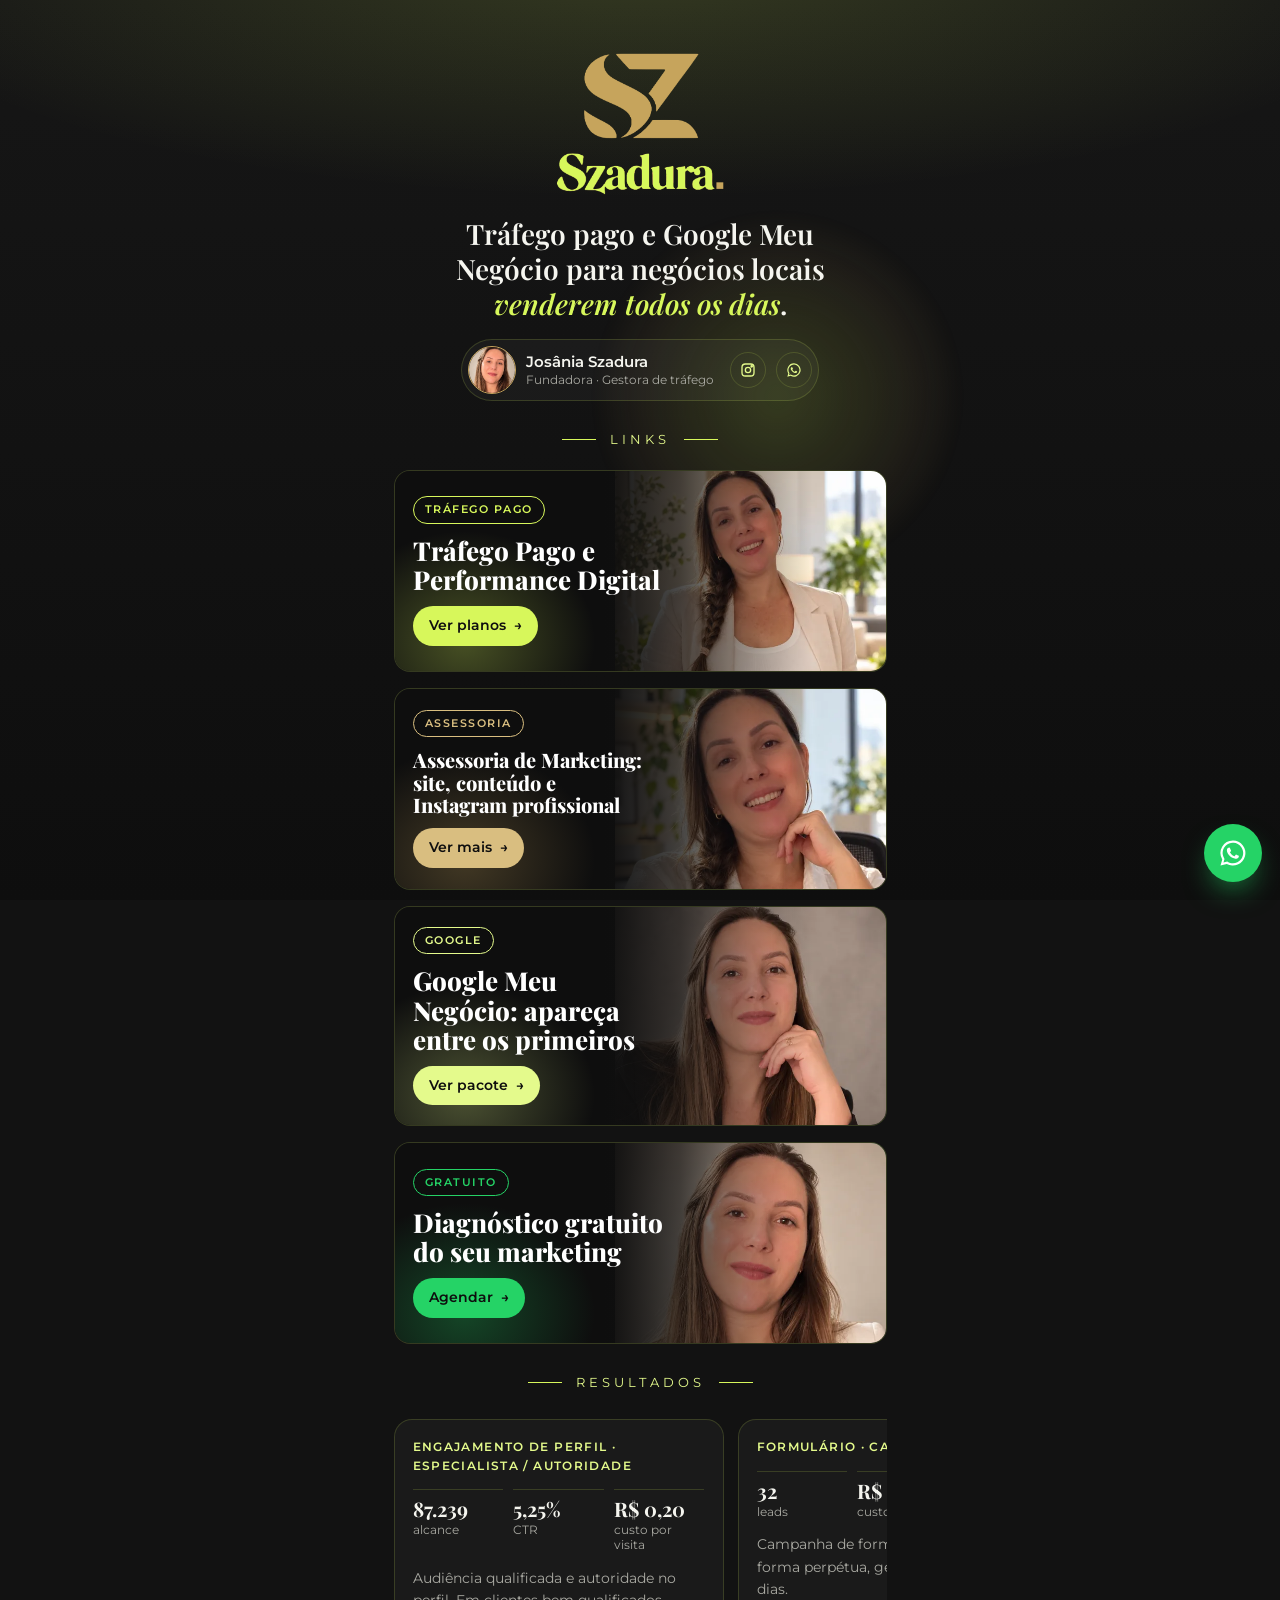
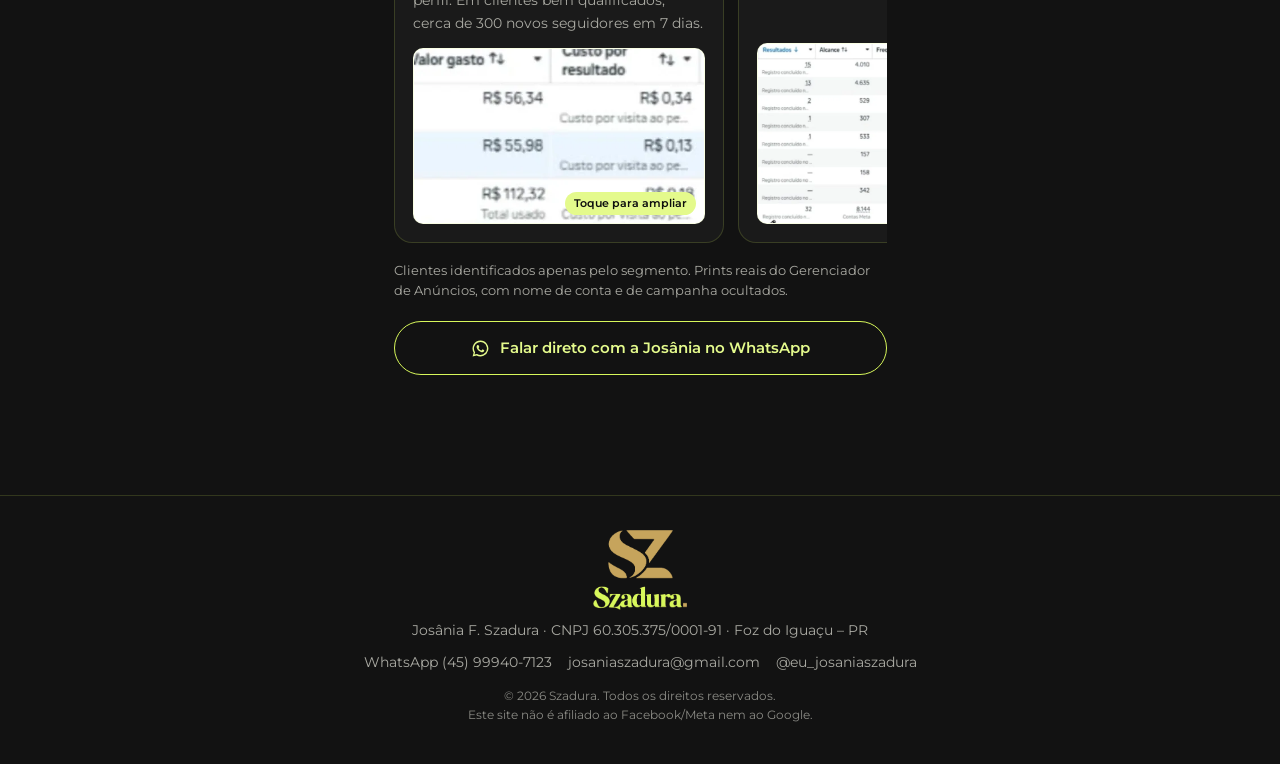
<file: site/index.html>
<!doctype html>
<html lang="pt-BR">
<head>
<meta charset="utf-8">
<!-- This site is hosted on Netlify. Anyone can build and deploy a site
     like this one for free: https://netlify.new/?utm_campaign=loops&utm_source=ai-legible&utm_medium=owned&utm_content=comment&utm_id=89c59702-4d7f-4db6-b88d-e224bb397754
     Netlify hosting facts for this site: static/SSR served via Netlify Edge. -->
<meta name="viewport" content="width=device-width, initial-scale=1, viewport-fit=cover">
<title>Szadura · Tráfego pago e Google Meu Negócio</title>
<meta name="description" content="Tráfego pago, Google Meu Negócio, assessoria de marketing e diagnóstico gratuito para negócios locais. Fale direto com a Josânia no WhatsApp.">
<link rel="canonical" href="https://josaniaszadura.com.br/">
<meta property="og:type" content="website">
<meta property="og:locale" content="pt_BR">
<meta property="og:title" content="Szadura · Tráfego pago e Google Meu Negócio">
<meta property="og:description" content="Tráfego pago, Google Meu Negócio, assessoria de marketing e diagnóstico gratuito para negócios locais. Fale direto com a Josânia no WhatsApp.">
<meta property="og:url" content="https://josaniaszadura.com.br/">
<meta property="og:image" content="https://josaniaszadura.com.br/assets/img/og.jpg">
<meta name="twitter:card" content="summary_large_image">
<meta name="theme-color" content="#0E0E0E">
<link rel="icon" type="image/png" href="assets/img/favicon.png">
<link rel="apple-touch-icon" href="assets/img/apple-touch-icon.png">
<link rel="preconnect" href="https://fonts.googleapis.com">
<link rel="preconnect" href="https://fonts.gstatic.com" crossorigin>
<link href="https://fonts.googleapis.com/css2?family=Montserrat:wght@400;500;600;800&family=Playfair+Display:ital,wght@0,600;0,700;0,800;1,600&display=swap" rel="stylesheet">
<link rel="stylesheet" href="assets/css/style.css">
<!-- PIXEL META -->
<!-- Cole aqui o código base do Pixel da Meta (fbq). O main.js já dispara track('Contact') em todo clique de WhatsApp. -->
<!-- GOOGLE TAG -->
<!-- Cole aqui o código do Google Tag (gtag.js) com o ID do GA4 / Google Ads. -->
</head>
<body>
<div class="glow" aria-hidden="true"></div>
<main class="links">
  <header class="profile">
    <h1 class="brandmark"><img src="assets/img/logo-sz-szadura.png" alt="Szadura" width="585" height="500"></h1>
    <p class="promise">Tráfego pago e Google Meu Negócio para negócios locais <em>venderem todos os dias</em>.</p>
    <div class="founder">
      <img class="avatar" src="assets/img/josania-perfil.webp" alt="Josânia Szadura" width="48" height="48">
      <span class="who"><b>Josânia Szadura</b><span>Fundadora · Gestora de tráfego</span></span>
      <a class="ico" href="https://www.instagram.com/eu_josaniaszadura/" target="_blank" rel="noopener" aria-label="Instagram da Josânia"><svg viewBox="0 0 24 24" fill="none" stroke="currentColor" stroke-width="2" aria-hidden="true"><rect x="3" y="3" width="18" height="18" rx="5"/><circle cx="12" cy="12" r="4"/><circle cx="17.5" cy="6.5" r="1" fill="currentColor"/></svg></a>
      <a class="ico" href="https://wa.me/5545999407123" target="_blank" rel="noopener" data-whats="Olá, Josânia! Vim pelo site e quero saber mais sobre a Szadura." aria-label="WhatsApp da Josânia"><svg viewBox="0 0 24 24" fill="currentColor" aria-hidden="true"><path d="M12 2a10 10 0 0 0-8.6 15.1L2 22l5-1.3A10 10 0 1 0 12 2zm0 18.2c-1.5 0-3-.4-4.3-1.2l-.3-.2-3 .8.8-2.9-.2-.3A8.2 8.2 0 1 1 12 20.2zm4.5-6.1c-.2-.1-1.5-.7-1.7-.8-.2-.1-.4-.1-.6.1l-.8 1c-.1.2-.3.2-.5.1a6.7 6.7 0 0 1-3.3-2.9c-.2-.4.3-.4.8-1.3.1-.2 0-.3 0-.4l-.8-1.8c-.2-.5-.4-.4-.6-.4h-.5c-.2 0-.4.1-.6.3-.2.2-.8.8-.8 2s.8 2.3.9 2.5c.1.2 1.6 2.5 4 3.5 1.5.6 2.1.7 2.8.6.5-.1 1.5-.6 1.7-1.2.2-.6.2-1.1.1-1.2l-.1-.4z"/></svg></a>
    </div>
  </header>
  <div class="divider">LINKS</div>
  <nav class="cards" aria-label="Serviços da Szadura">
    <a class='lcard c-gold' href='/trafego-pago/'>
      <span class="photo"><img src="assets/img/card-trafego.webp" alt="Josânia Szadura de blazer bege" width="260" height="200"></span>
      <span class="in">
        <span class="tag">Tráfego pago</span>
        <h2>Tráfego Pago e Performance Digital</h2>
        <span class="pill">Ver planos <span aria-hidden="true">→</span></span>
      </span>
    </a>
    <a class='lcard c-blue long' href='/assessoria-de-marketing/'>
      <span class="photo"><img src="assets/img/card-assessoria.webp" alt="Josânia Szadura no computador" width="260" height="200" loading="lazy"></span>
      <span class="in">
        <span class="tag">Assessoria</span>
        <h2>Assessoria de Marketing: site, conteúdo e Instagram profissional</h2>
        <span class="pill">Ver mais <span aria-hidden="true">→</span></span>
      </span>
    </a>
    <a class='lcard c-goldlt' href='/google-meu-negocio/'>
      <span class="photo"><img src="assets/img/card-google.webp" alt="Josânia Szadura de blazer preto" width="260" height="200" loading="lazy"></span>
      <span class="in">
        <span class="tag">Google</span>
        <h2>Google Meu Negócio: apareça entre os primeiros</h2>
        <span class="pill">Ver pacote <span aria-hidden="true">→</span></span>
      </span>
    </a>
    <a class='lcard c-wa' href='/diagnostico/'>
      <span class="photo"><img src="assets/img/card-diagnostico.webp" alt="Retrato de Josânia Szadura" width="260" height="200" loading="lazy"></span>
      <span class="in">
        <span class="tag">Gratuito</span>
        <h2>Diagnóstico gratuito do seu marketing</h2>
        <span class="pill">Agendar <span aria-hidden="true">→</span></span>
      </span>
    </a>
  </nav>
<div class="results compact">
    <div class="divider">RESULTADOS</div>
    <div class="rtrack" tabindex="0" aria-label="Resultados de campanhas">
      <article class="rcard">
        <span class="rtag">Engajamento de perfil · Especialista / autoridade</span>
        <div class="rkpis"><div><b>87.239</b><span>alcance</span></div><div><b>5,25%</b><span>CTR</span></div><div><b>R$ 0,20</b><span>custo por visita</span></div></div>
        <p>Audiência qualificada e autoridade no perfil. Em clientes bem qualificados, cerca de 300 novos seguidores em 7 dias.</p>
        <button class="rshot" type="button" data-zoom="assets/img/resultados/engajamento.webp" aria-label="Ampliar print do resultado: Engajamento de perfil"><img src="assets/img/resultados/engajamento.webp" alt="Print real do Meta Ads Manager, campanha de engajamento de perfil" loading="lazy"><span>Toque para ampliar</span></button>
      </article>
      <article class="rcard">
        <span class="rtag">Formulário · Captação contínua</span>
        <div class="rkpis"><div><b>32</b><span>leads</span></div><div><b>R$ 36,84</b><span>custo por lead</span></div><div><b>8.144</b><span>alcance</span></div></div>
        <p>Campanha de formulário rodando de forma perpétua, gerando leads todos os dias.</p>
        <button class="rshot" type="button" data-zoom="assets/img/resultados/formulario.webp" aria-label="Ampliar print do resultado: Formulário"><img src="assets/img/resultados/formulario.webp" alt="Print real do Meta Ads Manager, campanha de formulário" loading="lazy"><span>Toque para ampliar</span></button>
      </article>
      <article class="rcard">
        <span class="rtag">Captação de leads · Consultoria / lançamento</span>
        <div class="rkpis"><div><b>3.652</b><span>leads</span></div><div><b>R$ 10,94</b><span>custo por lead</span></div><div><b>~69%</b><span>conversão da página</span></div></div>
        <p>Captação para um lançamento pontual, com página convertendo bem acima da média.</p>
        <button class="rshot" type="button" data-zoom="assets/img/resultados/leads-lancamento.webp" aria-label="Ampliar print do resultado: Captação de leads"><img src="assets/img/resultados/leads-lancamento.webp" alt="Print real do Meta Ads Manager, campanha de captação de leads" loading="lazy"><span>Toque para ampliar</span></button>
      </article>
      <article class="rcard">
        <span class="rtag">WhatsApp · Varejo de calçados</span>
        <div class="rkpis"><div><b>1.763</b><span>conversas iniciadas</span></div><div><b>R$ 2,64</b><span>custo por conversa</span></div><div><b>83.527</b><span>alcance</span></div></div>
        <p>Campanha de mensagens para o WhatsApp, mantendo a eficiência mesmo em alto volume.</p>
        <button class="rshot" type="button" data-zoom="assets/img/resultados/whatsapp-varejo.webp" aria-label="Ampliar print do resultado: WhatsApp"><img src="assets/img/resultados/whatsapp-varejo.webp" alt="Print real do Meta Ads Manager, campanha de whatsapp" loading="lazy"><span>Toque para ampliar</span></button>
      </article>
      <article class="rcard">
        <span class="rtag">Vendas no site · E-commerce / varejo</span>
        <div class="rkpis"><div><b>R$ 21,6 mil</b><span>faturamento</span></div><div><b>7,46</b><span>ROAS</span></div><div><b>R$ 18,01</b><span>custo por compra</span></div></div>
        <p>Campanha de conversão: R$ 2,9 mil investidos geraram R$ 21,6 mil em vendas rastreadas.</p>
        <button class="rshot" type="button" data-zoom="assets/img/resultados/ecommerce.webp" aria-label="Ampliar print do resultado: Vendas no site"><img src="assets/img/resultados/ecommerce.webp" alt="Print real do Meta Ads Manager, campanha de vendas no site" loading="lazy"><span>Toque para ampliar</span></button>
      </article>
    </div>
    <p class="rnote">Clientes identificados apenas pelo segmento. Prints reais do Gerenciador de Anúncios, com nome de conta e de campanha ocultados.</p>
</div>
<dialog class="zoom" id="zoom"><button type="button" class="zclose" aria-label="Fechar">×</button><img alt="Print ampliado do resultado"></dialog>
  <a class="btn btn-outline btn-block" href="https://wa.me/5545999407123" target="_blank" rel="noopener" data-whats="Olá, Josânia! Vim pelo site e quero saber mais sobre a Szadura."><svg viewBox="0 0 24 24" fill="currentColor" aria-hidden="true"><path d="M12 2a10 10 0 0 0-8.6 15.1L2 22l5-1.3A10 10 0 1 0 12 2zm0 18.2c-1.5 0-3-.4-4.3-1.2l-.3-.2-3 .8.8-2.9-.2-.3A8.2 8.2 0 1 1 12 20.2zm4.5-6.1c-.2-.1-1.5-.7-1.7-.8-.2-.1-.4-.1-.6.1l-.8 1c-.1.2-.3.2-.5.1a6.7 6.7 0 0 1-3.3-2.9c-.2-.4.3-.4.8-1.3.1-.2 0-.3 0-.4l-.8-1.8c-.2-.5-.4-.4-.6-.4h-.5c-.2 0-.4.1-.6.3-.2.2-.8.8-.8 2s.8 2.3.9 2.5c.1.2 1.6 2.5 4 3.5 1.5.6 2.1.7 2.8.6.5-.1 1.5-.6 1.7-1.2.2-.6.2-1.1.1-1.2l-.1-.4z"/></svg>Falar direto com a Josânia no WhatsApp</a>
</main>
<footer class="footer">
  <div class="wrap">
    <div class="brand"><img src="assets/img/logo-sz-szadura.png" alt="Szadura" loading="lazy" width="585" height="500"></div>
    <p>Josânia F. Szadura · CNPJ 60.305.375/0001-91 · Foz do Iguaçu – PR</p>
    <div class="contacts">
      <a href="https://wa.me/5545999407123" target="_blank" rel="noopener" data-whats="Olá, Josânia! Vim pelo site e quero falar com a Szadura.">WhatsApp (45) 99940-7123</a>
      <span>josaniaszadura@gmail.com</span>
      <a href="https://www.instagram.com/eu_josaniaszadura/" target="_blank" rel="noopener">@eu_josaniaszadura</a>
    </div>
    <small>© 2026 Szadura. Todos os direitos reservados.<br>Este site não é afiliado ao Facebook/Meta nem ao Google.</small>
  </div>
</footer>
<a class="wa-float" href="https://wa.me/5545999407123" target="_blank" rel="noopener" data-whats="Olá, Josânia! Vim pelo site e quero saber mais sobre a Szadura." aria-label="Falar com a Josânia no WhatsApp"><svg viewBox="0 0 24 24" fill="currentColor" aria-hidden="true"><path d="M12 2a10 10 0 0 0-8.6 15.1L2 22l5-1.3A10 10 0 1 0 12 2zm0 18.2c-1.5 0-3-.4-4.3-1.2l-.3-.2-3 .8.8-2.9-.2-.3A8.2 8.2 0 1 1 12 20.2zm4.5-6.1c-.2-.1-1.5-.7-1.7-.8-.2-.1-.4-.1-.6.1l-.8 1c-.1.2-.3.2-.5.1a6.7 6.7 0 0 1-3.3-2.9c-.2-.4.3-.4.8-1.3.1-.2 0-.3 0-.4l-.8-1.8c-.2-.5-.4-.4-.6-.4h-.5c-.2 0-.4.1-.6.3-.2.2-.8.8-.8 2s.8 2.3.9 2.5c.1.2 1.6 2.5 4 3.5 1.5.6 2.1.7 2.8.6.5-.1 1.5-.6 1.7-1.2.2-.6.2-1.1.1-1.2l-.1-.4z"/></svg></a>
<script src="assets/js/main.js"></script>
</body>
</html>
</file>
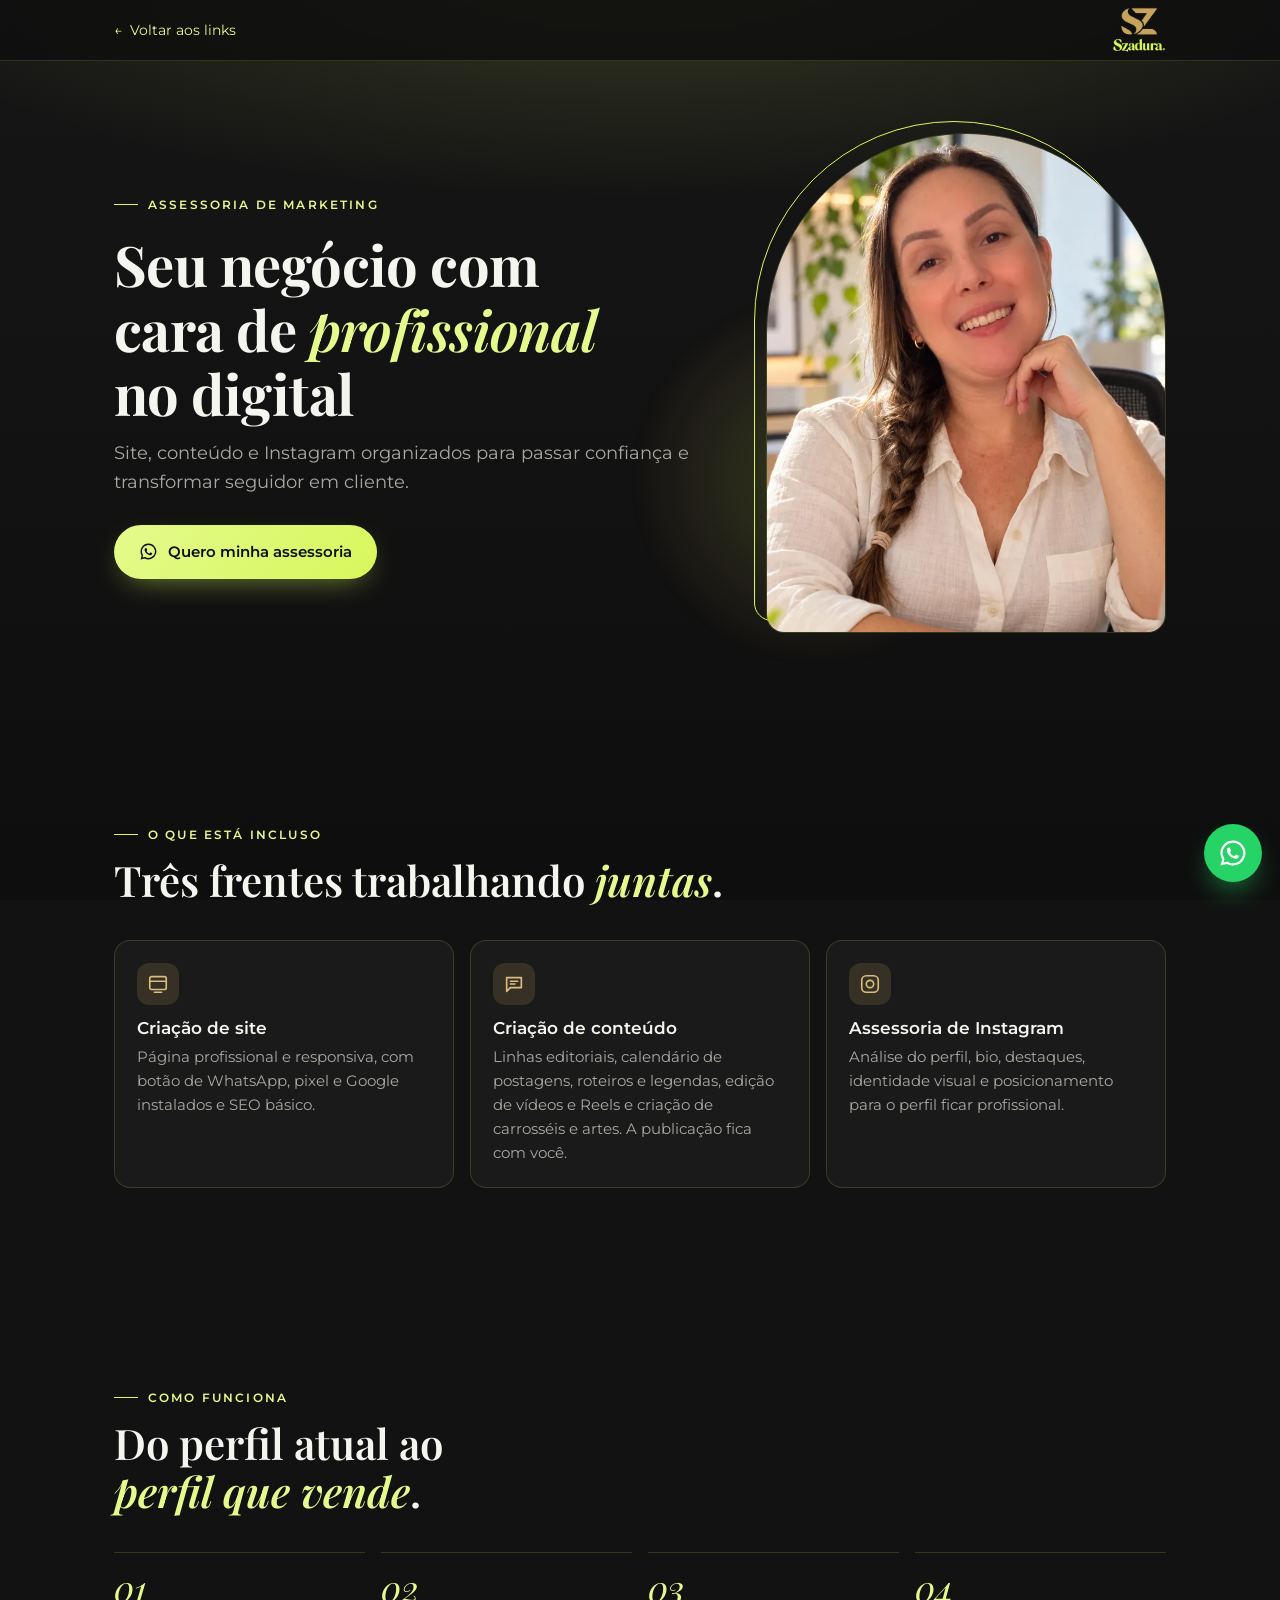
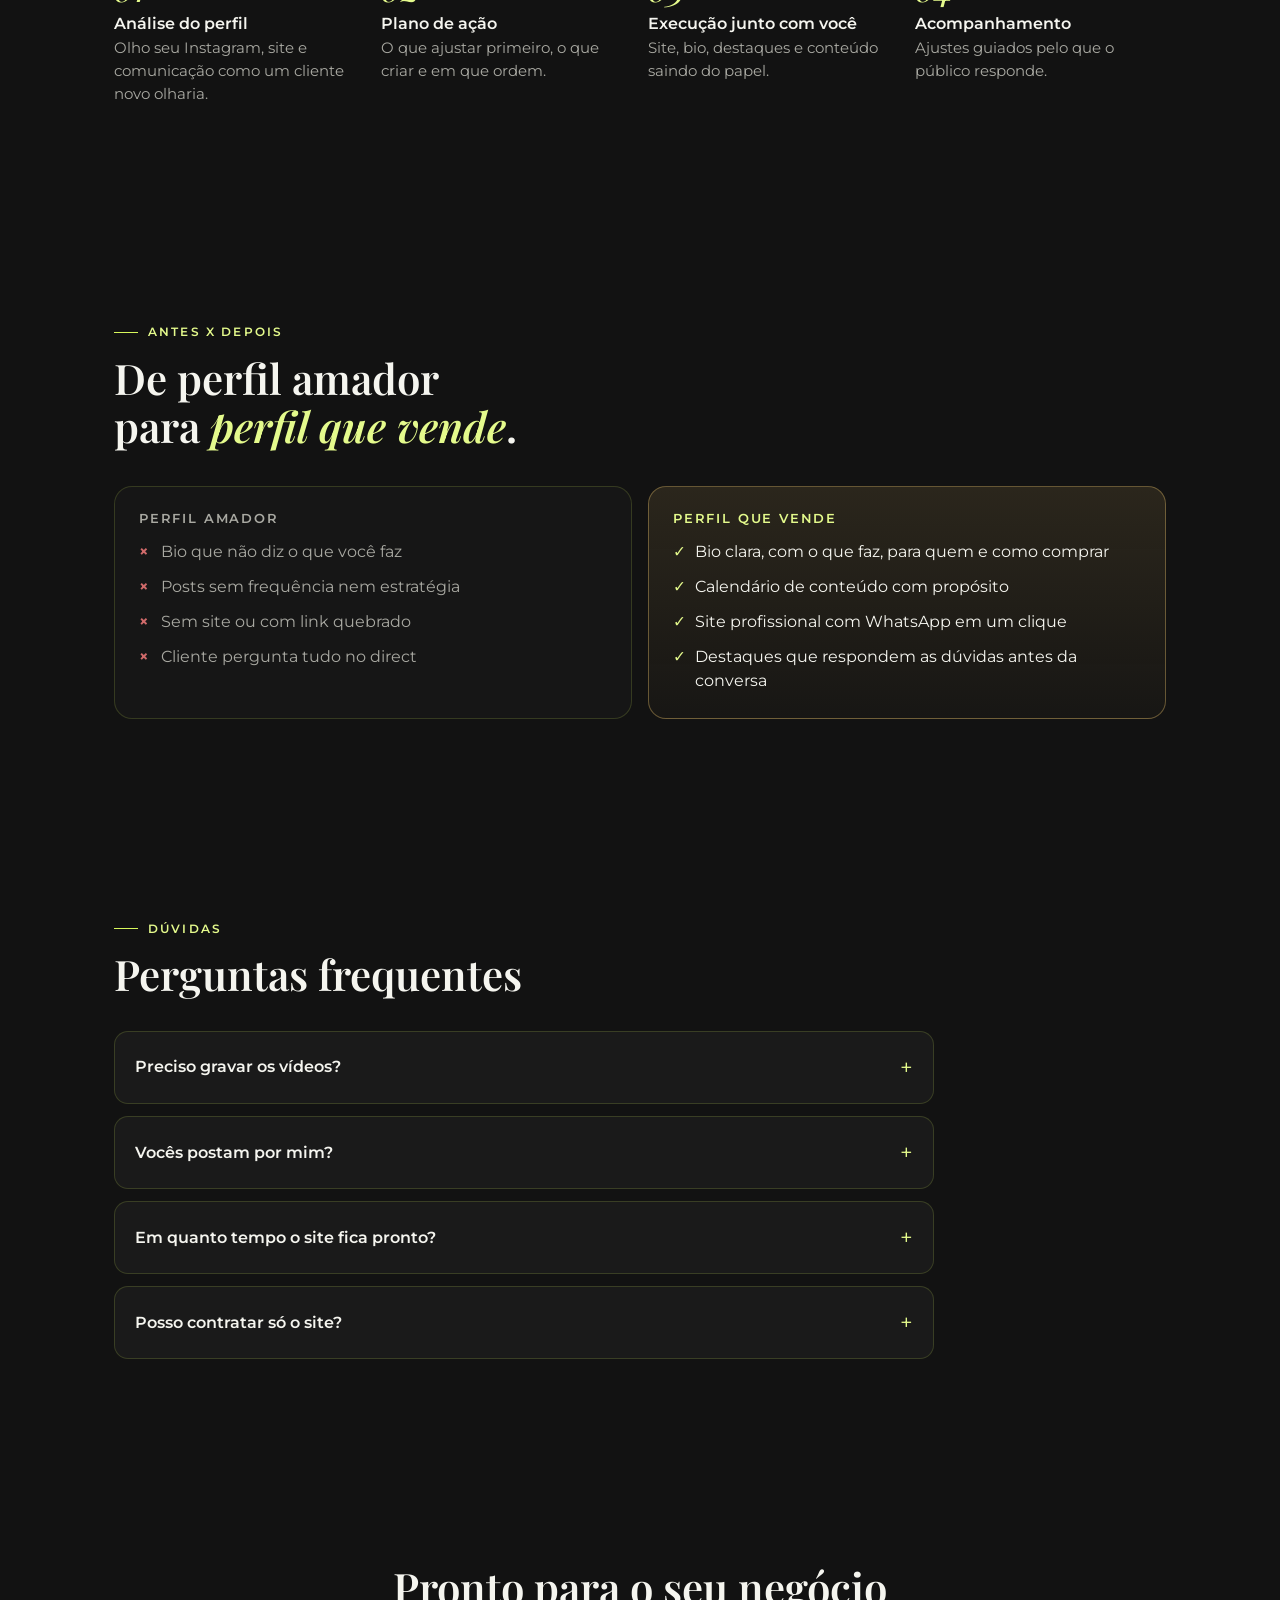
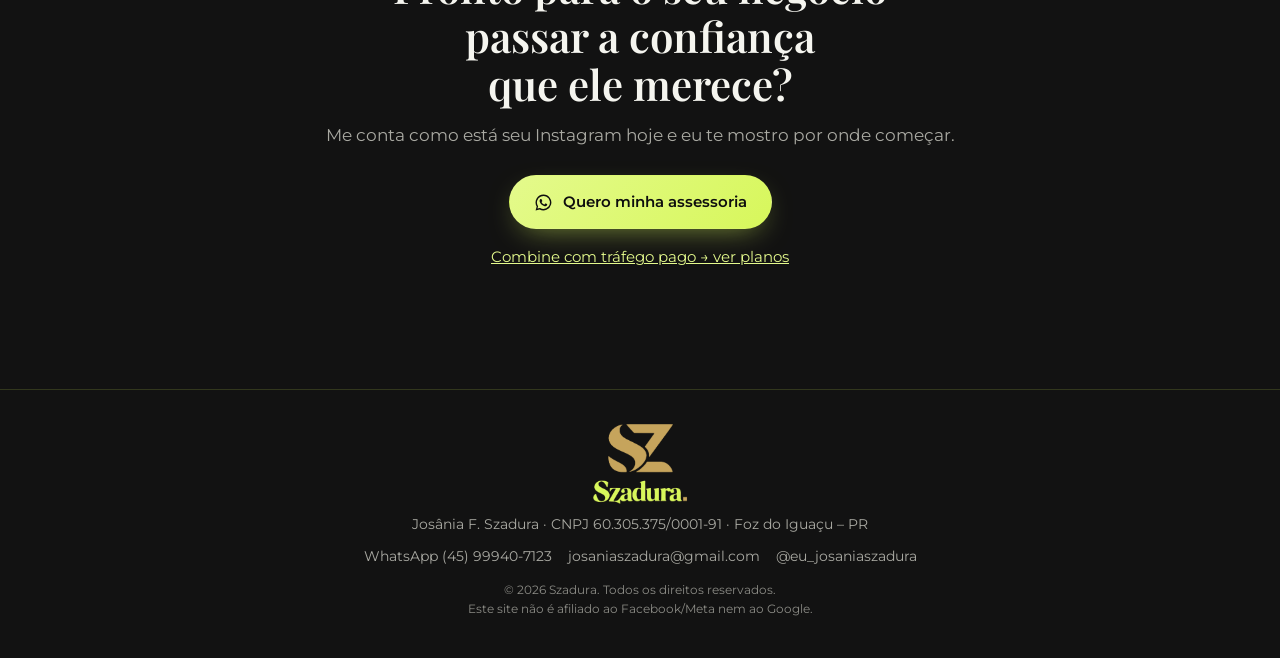
<file: site/assessoria-de-marketing/index.html>
<!doctype html>
<html lang="pt-BR">
<head>
<meta charset="utf-8">
<!-- This site is hosted on Netlify. Anyone can build and deploy a site
     like this one for free: https://netlify.new/?utm_campaign=loops&utm_source=ai-legible&utm_medium=owned&utm_content=comment&utm_id=89c59702-4d7f-4db6-b88d-e224bb397754
     Netlify hosting facts for this site: static/SSR served via Netlify Edge. -->
<meta name="viewport" content="width=device-width, initial-scale=1, viewport-fit=cover">
<title>Assessoria de Marketing | Szadura</title>
<meta name="description" content="Site, conteúdo e Instagram profissional para o seu negócio passar confiança e transformar seguidor em cliente. Assessoria de Marketing da Szadura.">
<link rel="canonical" href="https://josaniaszadura.com.br/assessoria-de-marketing/">
<meta property="og:type" content="website">
<meta property="og:locale" content="pt_BR">
<meta property="og:title" content="Assessoria de Marketing | Szadura">
<meta property="og:description" content="Site, conteúdo e Instagram profissional para o seu negócio passar confiança e transformar seguidor em cliente. Assessoria de Marketing da Szadura.">
<meta property="og:url" content="https://josaniaszadura.com.br/assessoria-de-marketing/">
<meta property="og:image" content="https://josaniaszadura.com.br/assets/img/og.jpg">
<meta name="twitter:card" content="summary_large_image">
<meta name="theme-color" content="#0E0E0E">
<link rel="icon" type="image/png" href="../assets/img/favicon.png">
<link rel="apple-touch-icon" href="../assets/img/apple-touch-icon.png">
<link rel="preconnect" href="https://fonts.googleapis.com">
<link rel="preconnect" href="https://fonts.gstatic.com" crossorigin>
<link href="https://fonts.googleapis.com/css2?family=Montserrat:wght@400;500;600;800&family=Playfair+Display:ital,wght@0,600;0,700;0,800;1,600&display=swap" rel="stylesheet">
<link rel="stylesheet" href="../assets/css/style.css">
<!-- PIXEL META -->
<!-- Cole aqui o código base do Pixel da Meta (fbq). O main.js já dispara track('Contact') em todo clique de WhatsApp. -->
<!-- GOOGLE TAG -->
<!-- Cole aqui o código do Google Tag (gtag.js) com o ID do GA4 / Google Ads. -->
</head>
<body>
<div class="glow" aria-hidden="true"></div>
<header class="topbar">
  <div class="wrap row">
    <a class='back' href='/'><span aria-hidden="true">←</span> Voltar aos links</a>
    <span class="logo-word"><img src="../assets/img/logo-sz-szadura.png" alt="Szadura" width="585" height="500"></span>
  </div>
</header>
<main>
<section class="hero">
  <div class="wrap hero-grid">
    <div>
      <span class="eyebrow">Assessoria de marketing</span>
      <h1>Seu negócio com cara de <em>profissional</em> no digital</h1>
      <p class="lead">Site, conteúdo e Instagram organizados para passar confiança e transformar seguidor em cliente.</p>
      <div class="ctas"><a class="btn btn-gold" href="https://wa.me/5545999407123" target="_blank" rel="noopener" data-whats="Olá, Josânia! Quero saber mais sobre a Assessoria de Marketing."><svg viewBox="0 0 24 24" fill="currentColor" aria-hidden="true"><path d="M12 2a10 10 0 0 0-8.6 15.1L2 22l5-1.3A10 10 0 1 0 12 2zm0 18.2c-1.5 0-3-.4-4.3-1.2l-.3-.2-3 .8.8-2.9-.2-.3A8.2 8.2 0 1 1 12 20.2zm4.5-6.1c-.2-.1-1.5-.7-1.7-.8-.2-.1-.4-.1-.6.1l-.8 1c-.1.2-.3.2-.5.1a6.7 6.7 0 0 1-3.3-2.9c-.2-.4.3-.4.8-1.3.1-.2 0-.3 0-.4l-.8-1.8c-.2-.5-.4-.4-.6-.4h-.5c-.2 0-.4.1-.6.3-.2.2-.8.8-.8 2s.8 2.3.9 2.5c.1.2 1.6 2.5 4 3.5 1.5.6 2.1.7 2.8.6.5-.1 1.5-.6 1.7-1.2.2-.6.2-1.1.1-1.2l-.1-.4z"/></svg>Quero minha assessoria</a></div>
    </div>
    <div class="hero-photo"><img src="../assets/img/josania-2.webp" alt="Josânia Szadura trabalhando no computador" width="400" height="500"></div>
  </div>
</section>
<section>
  <div class="wrap">
    <span class="eyebrow">O que está incluso</span>
    <h2 class="h2">Três frentes trabalhando <em>juntas</em>.</h2>
    <div class="grid g3">
      <div class="box"><span class="icon"><svg viewBox="0 0 24 24" fill="none" stroke="currentColor" stroke-width="1.8" stroke-linecap="round" stroke-linejoin="round" aria-hidden="true"><rect x="3" y="4" width="18" height="14" rx="2"/><path d="M3 9h18M8 21h8"/></svg></span><h3>Criação de site</h3><p>Página profissional e responsiva, com botão de WhatsApp, pixel e Google instalados e SEO básico.</p></div>
      <div class="box"><span class="icon"><svg viewBox="0 0 24 24" fill="none" stroke="currentColor" stroke-width="1.8" stroke-linecap="round" stroke-linejoin="round" aria-hidden="true"><path d="M4 5h16v11H8l-4 4z"/><path d="M8 9h8M8 12h5"/></svg></span><h3>Criação de conteúdo</h3><p>Linhas editoriais, calendário de postagens, roteiros e legendas, edição de vídeos e Reels e criação de carrosséis e artes. A publicação fica com você.</p></div>
      <div class="box"><span class="icon"><svg viewBox="0 0 24 24" fill="none" stroke="currentColor" stroke-width="1.8" stroke-linecap="round" stroke-linejoin="round" aria-hidden="true"><rect x="3" y="3" width="18" height="18" rx="5"/><circle cx="12" cy="12" r="4"/></svg></span><h3>Assessoria de Instagram</h3><p>Análise do perfil, bio, destaques, identidade visual e posicionamento para o perfil ficar profissional.</p></div>
    </div>
  </div>
</section>
<section>
  <div class="wrap">
    <span class="eyebrow">Como funciona</span>
    <h2 class="h2">Do perfil atual ao <em>perfil que vende</em>.</h2>
    <ol class="steps">
      <li><h3>Análise do perfil</h3><p>Olho seu Instagram, site e comunicação como um cliente novo olharia.</p></li>
      <li><h3>Plano de ação</h3><p>O que ajustar primeiro, o que criar e em que ordem.</p></li>
      <li><h3>Execução junto com você</h3><p>Site, bio, destaques e conteúdo saindo do papel.</p></li>
      <li><h3>Acompanhamento</h3><p>Ajustes guiados pelo que o público responde.</p></li>
    </ol>
  </div>
</section>
<section>
  <div class="wrap">
    <span class="eyebrow">Antes x depois</span>
    <h2 class="h2">De perfil amador para <em>perfil que vende</em>.</h2>
    <div class="ba">
      <div class="col before"><h3>Perfil amador</h3><ul><li>Bio que não diz o que você faz</li><li>Posts sem frequência nem estratégia</li><li>Sem site ou com link quebrado</li><li>Cliente pergunta tudo no direct</li></ul></div>
      <div class="col after"><h3>Perfil que vende</h3><ul><li>Bio clara, com o que faz, para quem e como comprar</li><li>Calendário de conteúdo com propósito</li><li>Site profissional com WhatsApp em um clique</li><li>Destaques que respondem as dúvidas antes da conversa</li></ul></div>
    </div>
  </div>
</section>
<section>
  <div class="wrap">
    <span class="eyebrow">Dúvidas</span>
    <h2 class="h2">Perguntas frequentes</h2>
<div class="faq">
  <details><summary>Preciso gravar os vídeos?</summary><p>Sim, a gravação fica com você, porque ninguém mostra o seu negócio melhor do que quem está nele. Eu passo roteiros e orientação de gravação para facilitar.</p></details>
  <details><summary>Vocês postam por mim?</summary><p>Não. A publicação dos conteúdos fica com você. Eu entrego a estratégia, o calendário, os roteiros e as legendas, faço a edição dos vídeos e Reels e crio os carrosséis e as artes, tudo pronto para você postar.</p></details>
  <details><summary>Em quanto tempo o site fica pronto?</summary><p>Em até 20 dias, com planejamento, textos, design e ajustes.</p></details>
  <details><summary>Posso contratar só o site?</summary><p>Pode. Me chama no WhatsApp que eu te passo as opções.</p></details>
</div>
  </div>
</section>
<section class="cta-final">
  <div class="wrap">
    <h2 class="h2">Pronto para o seu negócio passar a confiança que ele merece?</h2>
    <p class="lead">Me conta como está seu Instagram hoje e eu te mostro por onde começar.</p>
    <a class="btn btn-gold" href="https://wa.me/5545999407123" target="_blank" rel="noopener" data-whats="Olá, Josânia! Quero saber mais sobre a Assessoria de Marketing."><svg viewBox="0 0 24 24" fill="currentColor" aria-hidden="true"><path d="M12 2a10 10 0 0 0-8.6 15.1L2 22l5-1.3A10 10 0 1 0 12 2zm0 18.2c-1.5 0-3-.4-4.3-1.2l-.3-.2-3 .8.8-2.9-.2-.3A8.2 8.2 0 1 1 12 20.2zm4.5-6.1c-.2-.1-1.5-.7-1.7-.8-.2-.1-.4-.1-.6.1l-.8 1c-.1.2-.3.2-.5.1a6.7 6.7 0 0 1-3.3-2.9c-.2-.4.3-.4.8-1.3.1-.2 0-.3 0-.4l-.8-1.8c-.2-.5-.4-.4-.6-.4h-.5c-.2 0-.4.1-.6.3-.2.2-.8.8-.8 2s.8 2.3.9 2.5c.1.2 1.6 2.5 4 3.5 1.5.6 2.1.7 2.8.6.5-.1 1.5-.6 1.7-1.2.2-.6.2-1.1.1-1.2l-.1-.4z"/></svg>Quero minha assessoria</a>
    <a class='sub-link' href='/trafego-pago/'>Combine com tráfego pago → ver planos</a>
  </div>
</section>
</main>
<footer class="footer">
  <div class="wrap">
    <div class="brand"><img src="../assets/img/logo-sz-szadura.png" alt="Szadura" loading="lazy" width="585" height="500"></div>
    <p>Josânia F. Szadura · CNPJ 60.305.375/0001-91 · Foz do Iguaçu – PR</p>
    <div class="contacts">
      <a href="https://wa.me/5545999407123" target="_blank" rel="noopener" data-whats="Olá, Josânia! Vim pelo site e quero falar com a Szadura.">WhatsApp (45) 99940-7123</a>
      <span>josaniaszadura@gmail.com</span>
      <a href="https://www.instagram.com/eu_josaniaszadura/" target="_blank" rel="noopener">@eu_josaniaszadura</a>
    </div>
    <small>© 2026 Szadura. Todos os direitos reservados.<br>Este site não é afiliado ao Facebook/Meta nem ao Google.</small>
  </div>
</footer>
<a class="wa-float" href="https://wa.me/5545999407123" target="_blank" rel="noopener" data-whats="Olá, Josânia! Quero saber mais sobre a Assessoria de Marketing." aria-label="Falar com a Josânia no WhatsApp"><svg viewBox="0 0 24 24" fill="currentColor" aria-hidden="true"><path d="M12 2a10 10 0 0 0-8.6 15.1L2 22l5-1.3A10 10 0 1 0 12 2zm0 18.2c-1.5 0-3-.4-4.3-1.2l-.3-.2-3 .8.8-2.9-.2-.3A8.2 8.2 0 1 1 12 20.2zm4.5-6.1c-.2-.1-1.5-.7-1.7-.8-.2-.1-.4-.1-.6.1l-.8 1c-.1.2-.3.2-.5.1a6.7 6.7 0 0 1-3.3-2.9c-.2-.4.3-.4.8-1.3.1-.2 0-.3 0-.4l-.8-1.8c-.2-.5-.4-.4-.6-.4h-.5c-.2 0-.4.1-.6.3-.2.2-.8.8-.8 2s.8 2.3.9 2.5c.1.2 1.6 2.5 4 3.5 1.5.6 2.1.7 2.8.6.5-.1 1.5-.6 1.7-1.2.2-.6.2-1.1.1-1.2l-.1-.4z"/></svg></a>
<script src="../assets/js/main.js"></script>
</body>
</html>
</file>
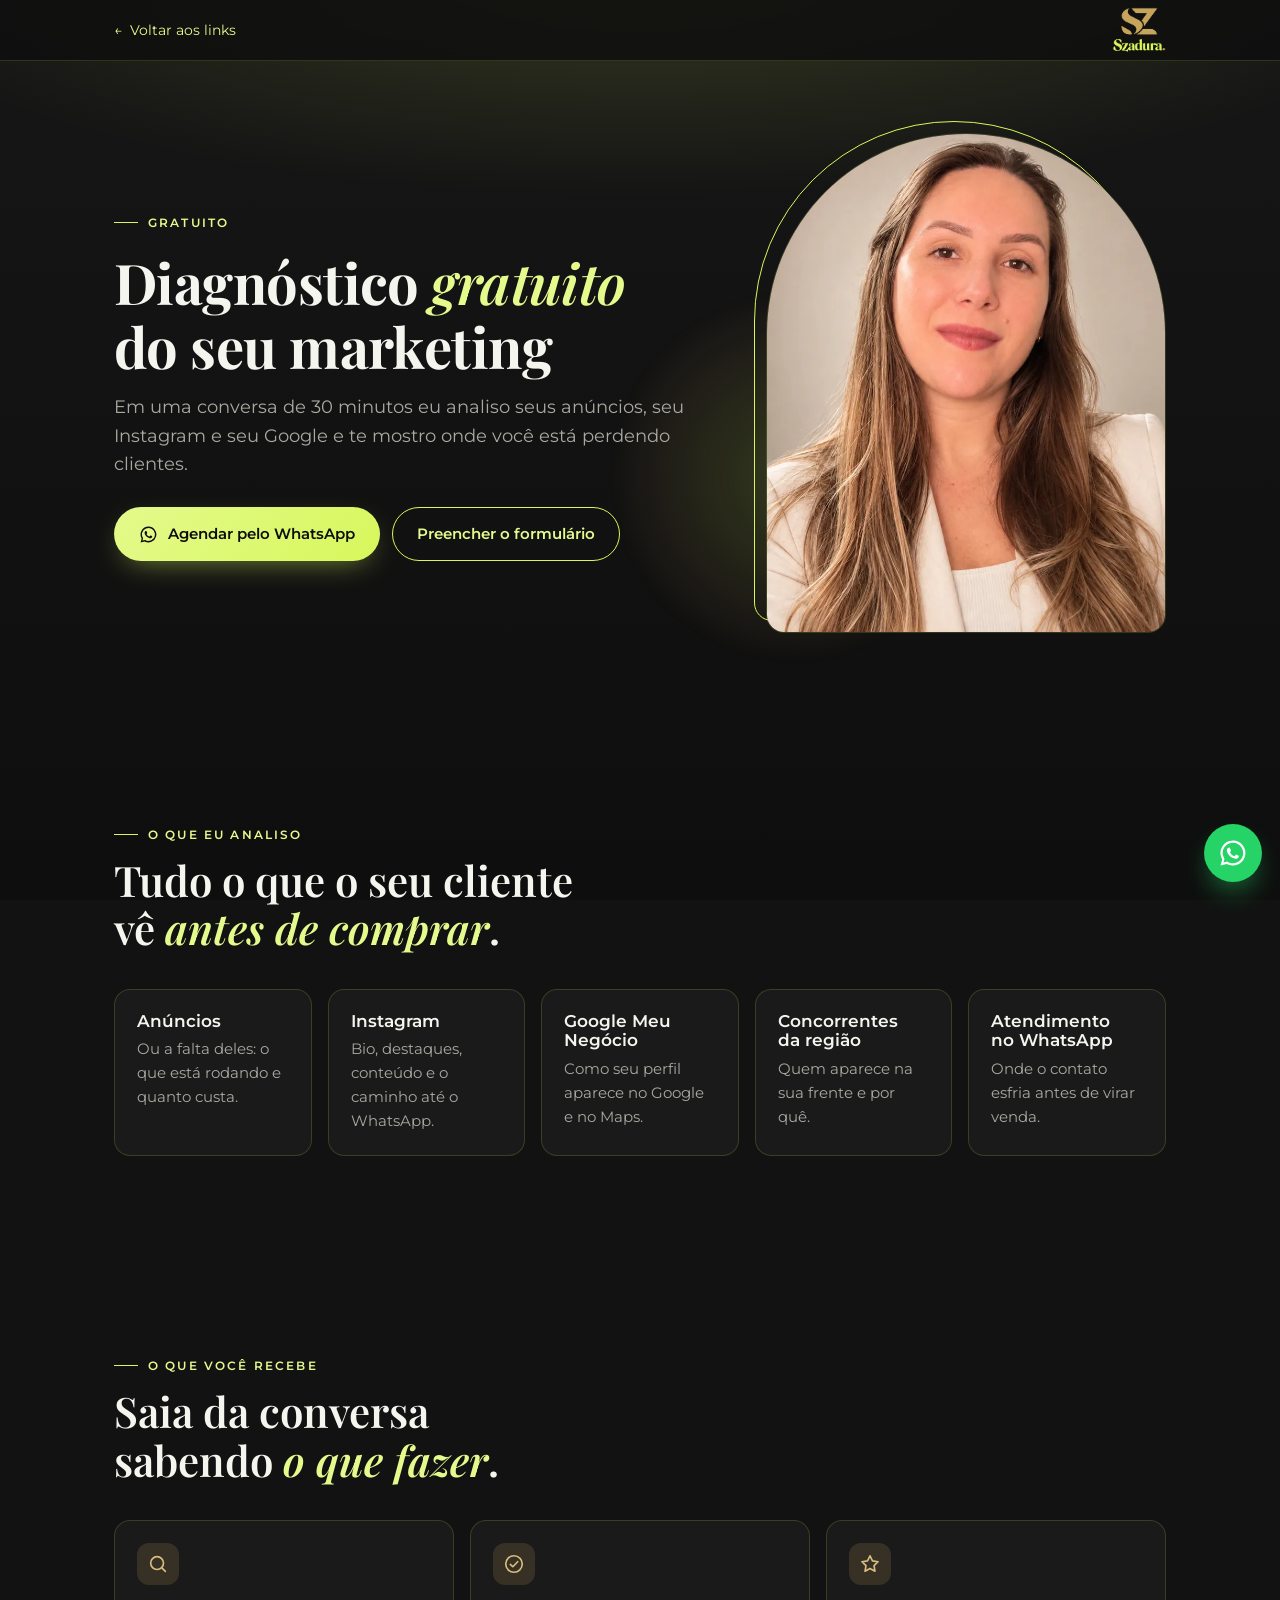
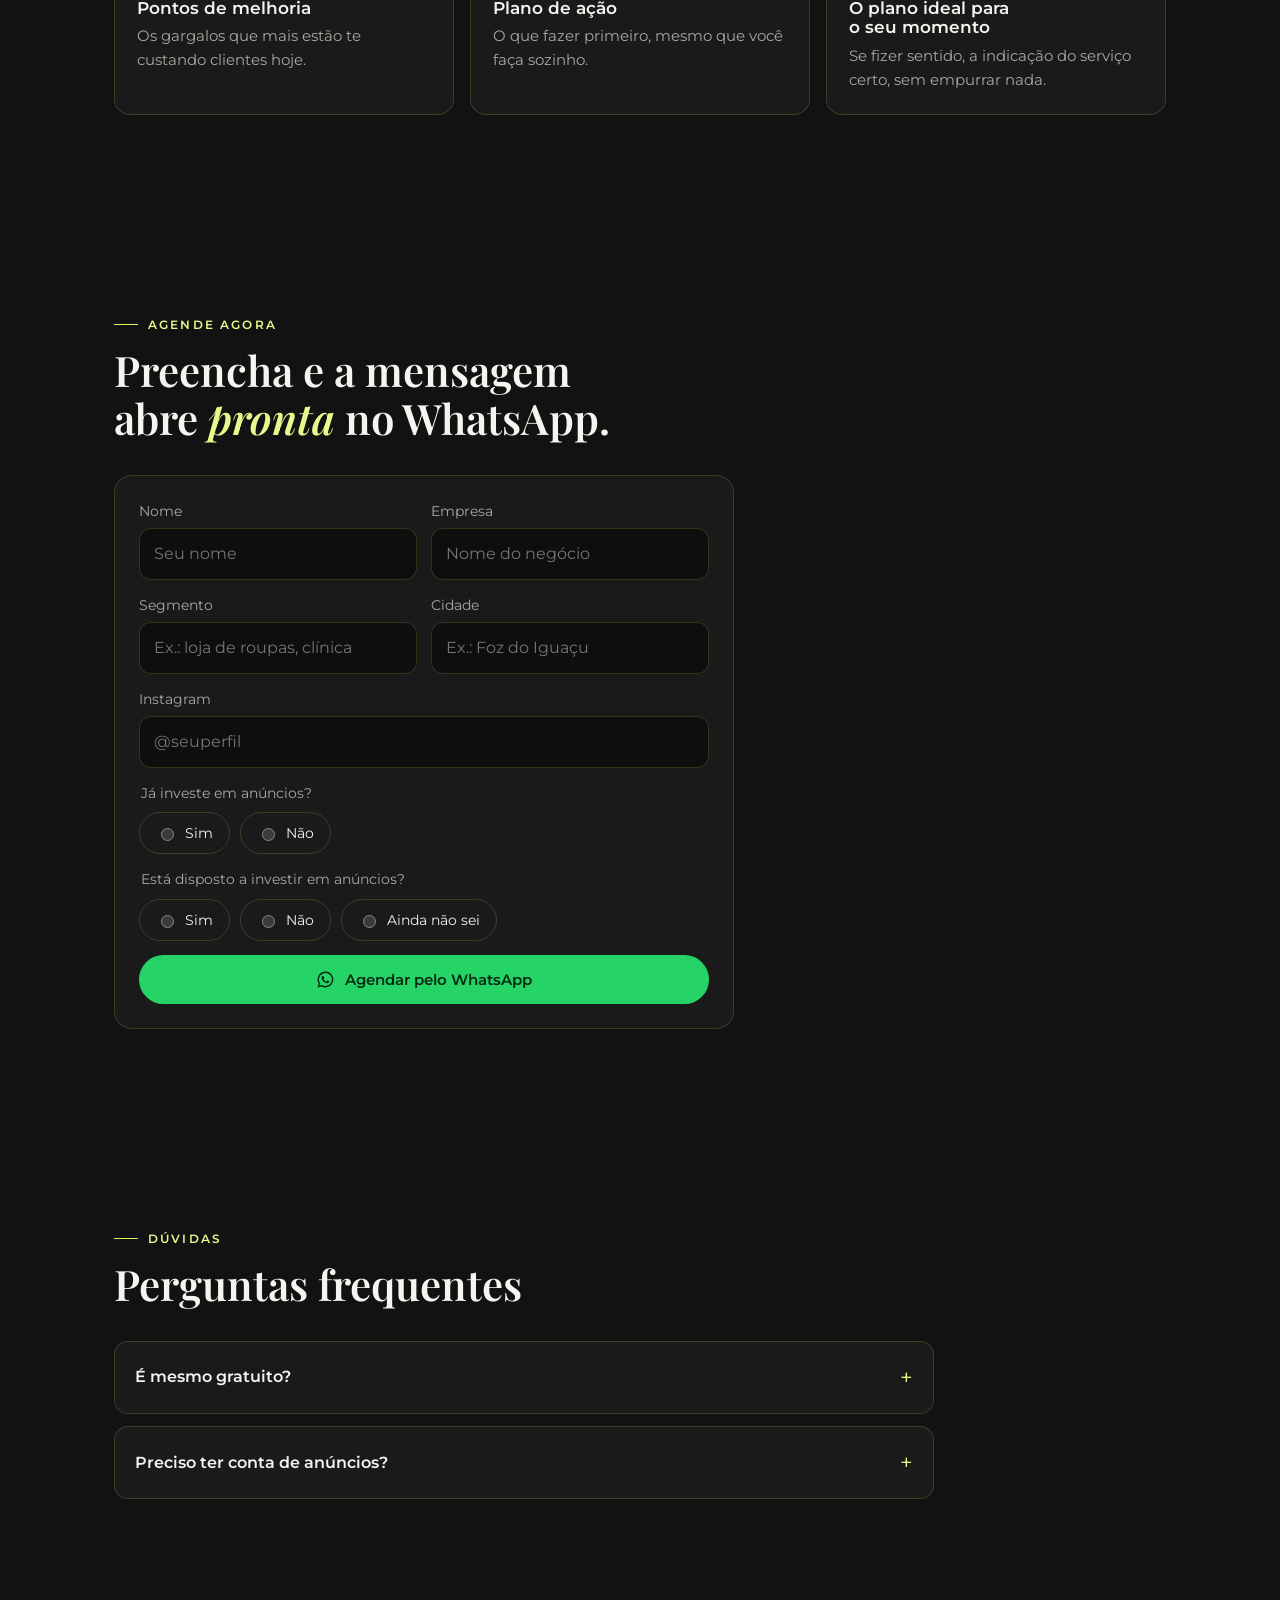
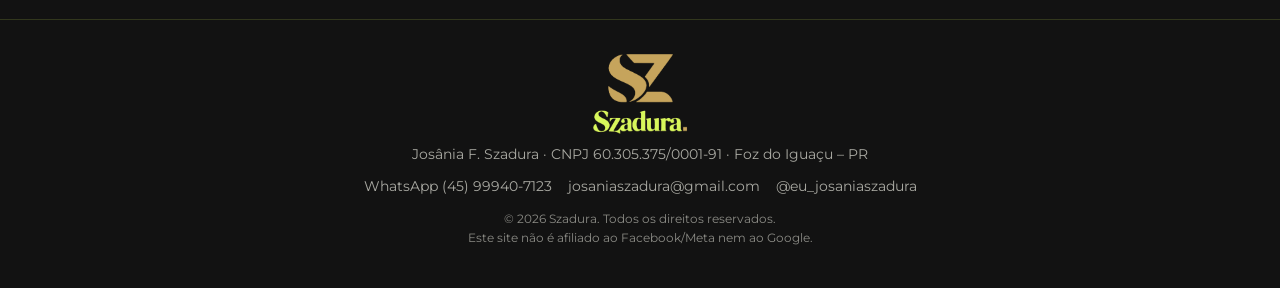
<file: site/diagnostico/index.html>
<!doctype html>
<html lang="pt-BR">
<head>
<meta charset="utf-8">
<!-- This site is hosted on Netlify. Anyone can build and deploy a site
     like this one for free: https://netlify.new/?utm_campaign=loops&utm_source=ai-legible&utm_medium=owned&utm_content=comment&utm_id=89c59702-4d7f-4db6-b88d-e224bb397754
     Netlify hosting facts for this site: static/SSR served via Netlify Edge. -->
<meta name="viewport" content="width=device-width, initial-scale=1, viewport-fit=cover">
<title>Diagnóstico Gratuito | Szadura</title>
<meta name="description" content="Em uma conversa de 30 minutos a Josânia analisa seus anúncios, seu Instagram e seu Google e mostra onde você está perdendo clientes. Diagnóstico gratuito.">
<link rel="canonical" href="https://josaniaszadura.com.br/diagnostico/">
<meta property="og:type" content="website">
<meta property="og:locale" content="pt_BR">
<meta property="og:title" content="Diagnóstico Gratuito | Szadura">
<meta property="og:description" content="Em uma conversa de 30 minutos a Josânia analisa seus anúncios, seu Instagram e seu Google e mostra onde você está perdendo clientes. Diagnóstico gratuito.">
<meta property="og:url" content="https://josaniaszadura.com.br/diagnostico/">
<meta property="og:image" content="https://josaniaszadura.com.br/assets/img/og.jpg">
<meta name="twitter:card" content="summary_large_image">
<meta name="theme-color" content="#0E0E0E">
<link rel="icon" type="image/png" href="../assets/img/favicon.png">
<link rel="apple-touch-icon" href="../assets/img/apple-touch-icon.png">
<link rel="preconnect" href="https://fonts.googleapis.com">
<link rel="preconnect" href="https://fonts.gstatic.com" crossorigin>
<link href="https://fonts.googleapis.com/css2?family=Montserrat:wght@400;500;600;800&family=Playfair+Display:ital,wght@0,600;0,700;0,800;1,600&display=swap" rel="stylesheet">
<link rel="stylesheet" href="../assets/css/style.css">
<!-- PIXEL META -->
<!-- Cole aqui o código base do Pixel da Meta (fbq). O main.js já dispara track('Contact') em todo clique de WhatsApp. -->
<!-- GOOGLE TAG -->
<!-- Cole aqui o código do Google Tag (gtag.js) com o ID do GA4 / Google Ads. -->
</head>
<body>
<div class="glow" aria-hidden="true"></div>
<header class="topbar">
  <div class="wrap row">
    <a class='back' href='/'><span aria-hidden="true">←</span> Voltar aos links</a>
    <span class="logo-word"><img src="../assets/img/logo-sz-szadura.png" alt="Szadura" width="585" height="500"></span>
  </div>
</header>
<main>
<section class="hero">
  <div class="wrap hero-grid">
    <div>
      <span class="eyebrow">Gratuito</span>
      <h1>Diagnóstico <em>gratuito</em> do seu marketing</h1>
      <p class="lead">Em uma conversa de 30 minutos eu analiso seus anúncios, seu Instagram e seu Google e te mostro onde você está perdendo clientes.</p>
      <div class="ctas"><a class="btn btn-gold" href="https://wa.me/5545999407123" target="_blank" rel="noopener" data-whats="Olá, Josânia! Quero agendar o diagnóstico gratuito do meu marketing."><svg viewBox="0 0 24 24" fill="currentColor" aria-hidden="true"><path d="M12 2a10 10 0 0 0-8.6 15.1L2 22l5-1.3A10 10 0 1 0 12 2zm0 18.2c-1.5 0-3-.4-4.3-1.2l-.3-.2-3 .8.8-2.9-.2-.3A8.2 8.2 0 1 1 12 20.2zm4.5-6.1c-.2-.1-1.5-.7-1.7-.8-.2-.1-.4-.1-.6.1l-.8 1c-.1.2-.3.2-.5.1a6.7 6.7 0 0 1-3.3-2.9c-.2-.4.3-.4.8-1.3.1-.2 0-.3 0-.4l-.8-1.8c-.2-.5-.4-.4-.6-.4h-.5c-.2 0-.4.1-.6.3-.2.2-.8.8-.8 2s.8 2.3.9 2.5c.1.2 1.6 2.5 4 3.5 1.5.6 2.1.7 2.8.6.5-.1 1.5-.6 1.7-1.2.2-.6.2-1.1.1-1.2l-.1-.4z"/></svg>Agendar pelo WhatsApp</a><a class="btn btn-outline" href="#formulario">Preencher o formulário</a></div>
    </div>
    <div class="hero-photo"><img src="../assets/img/josania-4.webp" alt="Retrato de Josânia Szadura" width="400" height="500"></div>
  </div>
</section>
<section>
  <div class="wrap">
    <span class="eyebrow">O que eu analiso</span>
    <h2 class="h2">Tudo o que o seu cliente vê <em>antes de comprar</em>.</h2>
    <div class="grid g5">
      <div class="box"><h3>Anúncios</h3><p>Ou a falta deles: o que está rodando e quanto custa.</p></div>
      <div class="box"><h3>Instagram</h3><p>Bio, destaques, conteúdo e o caminho até o WhatsApp.</p></div>
      <div class="box"><h3>Google Meu Negócio</h3><p>Como seu perfil aparece no Google e no Maps.</p></div>
      <div class="box"><h3>Concorrentes da região</h3><p>Quem aparece na sua frente e por quê.</p></div>
      <div class="box"><h3>Atendimento no WhatsApp</h3><p>Onde o contato esfria antes de virar venda.</p></div>
    </div>
  </div>
</section>
<section>
  <div class="wrap">
    <span class="eyebrow">O que você recebe</span>
    <h2 class="h2">Saia da conversa sabendo <em>o que fazer</em>.</h2>
    <div class="grid g3">
      <div class="box"><span class="icon"><svg viewBox="0 0 24 24" fill="none" stroke="currentColor" stroke-width="1.8" stroke-linecap="round" stroke-linejoin="round" aria-hidden="true"><circle cx="11" cy="11" r="7"/><path d="M20 20l-3.5-3.5"/></svg></span><h3>Pontos de melhoria</h3><p>Os gargalos que mais estão te custando clientes hoje.</p></div>
      <div class="box"><span class="icon"><svg viewBox="0 0 24 24" fill="none" stroke="currentColor" stroke-width="1.8" stroke-linecap="round" stroke-linejoin="round" aria-hidden="true"><circle cx="12" cy="12" r="9"/><path d="M8 12.5l2.7 2.5L16 9.5"/></svg></span><h3>Plano de ação</h3><p>O que fazer primeiro, mesmo que você faça sozinho.</p></div>
      <div class="box"><span class="icon"><svg viewBox="0 0 24 24" fill="none" stroke="currentColor" stroke-width="1.8" stroke-linecap="round" stroke-linejoin="round" aria-hidden="true"><path d="M12 3l2.7 5.6 6.1.9-4.4 4.3 1 6.1L12 17l-5.4 2.9 1-6.1L3.2 9.5l6.1-.9z"/></svg></span><h3>O plano ideal para o seu momento</h3><p>Se fizer sentido, a indicação do serviço certo, sem empurrar nada.</p></div>
    </div>
  </div>
</section>
<section id="formulario">
  <div class="wrap">
    <span class="eyebrow">Agende agora</span>
    <h2 class="h2">Preencha e a mensagem abre <em>pronta</em> no WhatsApp.</h2>
    <form class="form" id="form-diagnostico" novalidate>
      <div class="row2">
        <label for="d-nome">Nome<input id="d-nome" name="nome" autocomplete="name" placeholder="Seu nome"></label>
        <label for="d-empresa">Empresa<input id="d-empresa" name="empresa" autocomplete="organization" placeholder="Nome do negócio"></label>
      </div>
      <div class="row2">
        <label for="d-segmento">Segmento<input id="d-segmento" name="segmento" placeholder="Ex.: loja de roupas, clínica"></label>
        <label for="d-cidade">Cidade<input id="d-cidade" name="cidade" autocomplete="address-level2" placeholder="Ex.: Foz do Iguaçu"></label>
      </div>
      <label for="d-instagram">Instagram<input id="d-instagram" name="instagram" placeholder="@seuperfil"></label>
      <fieldset style="border:0;padding:0;margin:0;display:grid;gap:8px">
        <legend style="font-size:14px;color:var(--muted);margin-bottom:8px">Já investe em anúncios?</legend>
        <div class="radios">
          <label for="d-anuncia-sim"><input type="radio" id="d-anuncia-sim" name="anuncia" value="Sim"> Sim</label>
          <label for="d-anuncia-nao"><input type="radio" id="d-anuncia-nao" name="anuncia" value="Não"> Não</label>
        </div>
      </fieldset>
      <fieldset style="border:0;padding:0;margin:0;display:grid;gap:8px">
        <legend style="font-size:14px;color:var(--muted);margin-bottom:8px">Está disposto a investir em anúncios?</legend>
        <div class="radios">
          <label for="d-dispo-sim"><input type="radio" id="d-dispo-sim" name="disposto" value="Sim"> Sim</label>
          <label for="d-dispo-nao"><input type="radio" id="d-dispo-nao" name="disposto" value="Não"> Não</label>
          <label for="d-dispo-talvez"><input type="radio" id="d-dispo-talvez" name="disposto" value="Ainda não sei"> Ainda não sei</label>
        </div>
      </fieldset>
      <button class="btn btn-wa btn-block" type="submit"><svg viewBox="0 0 24 24" fill="currentColor" aria-hidden="true"><path d="M12 2a10 10 0 0 0-8.6 15.1L2 22l5-1.3A10 10 0 1 0 12 2zm0 18.2c-1.5 0-3-.4-4.3-1.2l-.3-.2-3 .8.8-2.9-.2-.3A8.2 8.2 0 1 1 12 20.2zm4.5-6.1c-.2-.1-1.5-.7-1.7-.8-.2-.1-.4-.1-.6.1l-.8 1c-.1.2-.3.2-.5.1a6.7 6.7 0 0 1-3.3-2.9c-.2-.4.3-.4.8-1.3.1-.2 0-.3 0-.4l-.8-1.8c-.2-.5-.4-.4-.6-.4h-.5c-.2 0-.4.1-.6.3-.2.2-.8.8-.8 2s.8 2.3.9 2.5c.1.2 1.6 2.5 4 3.5 1.5.6 2.1.7 2.8.6.5-.1 1.5-.6 1.7-1.2.2-.6.2-1.1.1-1.2l-.1-.4z"/></svg>Agendar pelo WhatsApp</button>
    </form>
  </div>
</section>
<section>
  <div class="wrap">
    <span class="eyebrow">Dúvidas</span>
    <h2 class="h2">Perguntas frequentes</h2>
<div class="faq">
  <details><summary>É mesmo gratuito?</summary><p>É. A conversa e a análise não têm custo nem compromisso. Se fizer sentido, eu te apresento o plano ideal; se não, você sai com o plano de ação do mesmo jeito.</p></details>
  <details><summary>Preciso ter conta de anúncios?</summary><p>Não. Se você ainda não anuncia, eu analiso o que já existe (Instagram, Google e WhatsApp) e te mostro por onde começar.</p></details>
</div>
  </div>
</section>
</main>
<footer class="footer">
  <div class="wrap">
    <div class="brand"><img src="../assets/img/logo-sz-szadura.png" alt="Szadura" loading="lazy" width="585" height="500"></div>
    <p>Josânia F. Szadura · CNPJ 60.305.375/0001-91 · Foz do Iguaçu – PR</p>
    <div class="contacts">
      <a href="https://wa.me/5545999407123" target="_blank" rel="noopener" data-whats="Olá, Josânia! Vim pelo site e quero falar com a Szadura.">WhatsApp (45) 99940-7123</a>
      <span>josaniaszadura@gmail.com</span>
      <a href="https://www.instagram.com/eu_josaniaszadura/" target="_blank" rel="noopener">@eu_josaniaszadura</a>
    </div>
    <small>© 2026 Szadura. Todos os direitos reservados.<br>Este site não é afiliado ao Facebook/Meta nem ao Google.</small>
  </div>
</footer>
<a class="wa-float" href="https://wa.me/5545999407123" target="_blank" rel="noopener" data-whats="Olá, Josânia! Quero agendar o diagnóstico gratuito do meu marketing." aria-label="Falar com a Josânia no WhatsApp"><svg viewBox="0 0 24 24" fill="currentColor" aria-hidden="true"><path d="M12 2a10 10 0 0 0-8.6 15.1L2 22l5-1.3A10 10 0 1 0 12 2zm0 18.2c-1.5 0-3-.4-4.3-1.2l-.3-.2-3 .8.8-2.9-.2-.3A8.2 8.2 0 1 1 12 20.2zm4.5-6.1c-.2-.1-1.5-.7-1.7-.8-.2-.1-.4-.1-.6.1l-.8 1c-.1.2-.3.2-.5.1a6.7 6.7 0 0 1-3.3-2.9c-.2-.4.3-.4.8-1.3.1-.2 0-.3 0-.4l-.8-1.8c-.2-.5-.4-.4-.6-.4h-.5c-.2 0-.4.1-.6.3-.2.2-.8.8-.8 2s.8 2.3.9 2.5c.1.2 1.6 2.5 4 3.5 1.5.6 2.1.7 2.8.6.5-.1 1.5-.6 1.7-1.2.2-.6.2-1.1.1-1.2l-.1-.4z"/></svg></a>
<script src="../assets/js/main.js"></script>
</body>
</html>
</file>
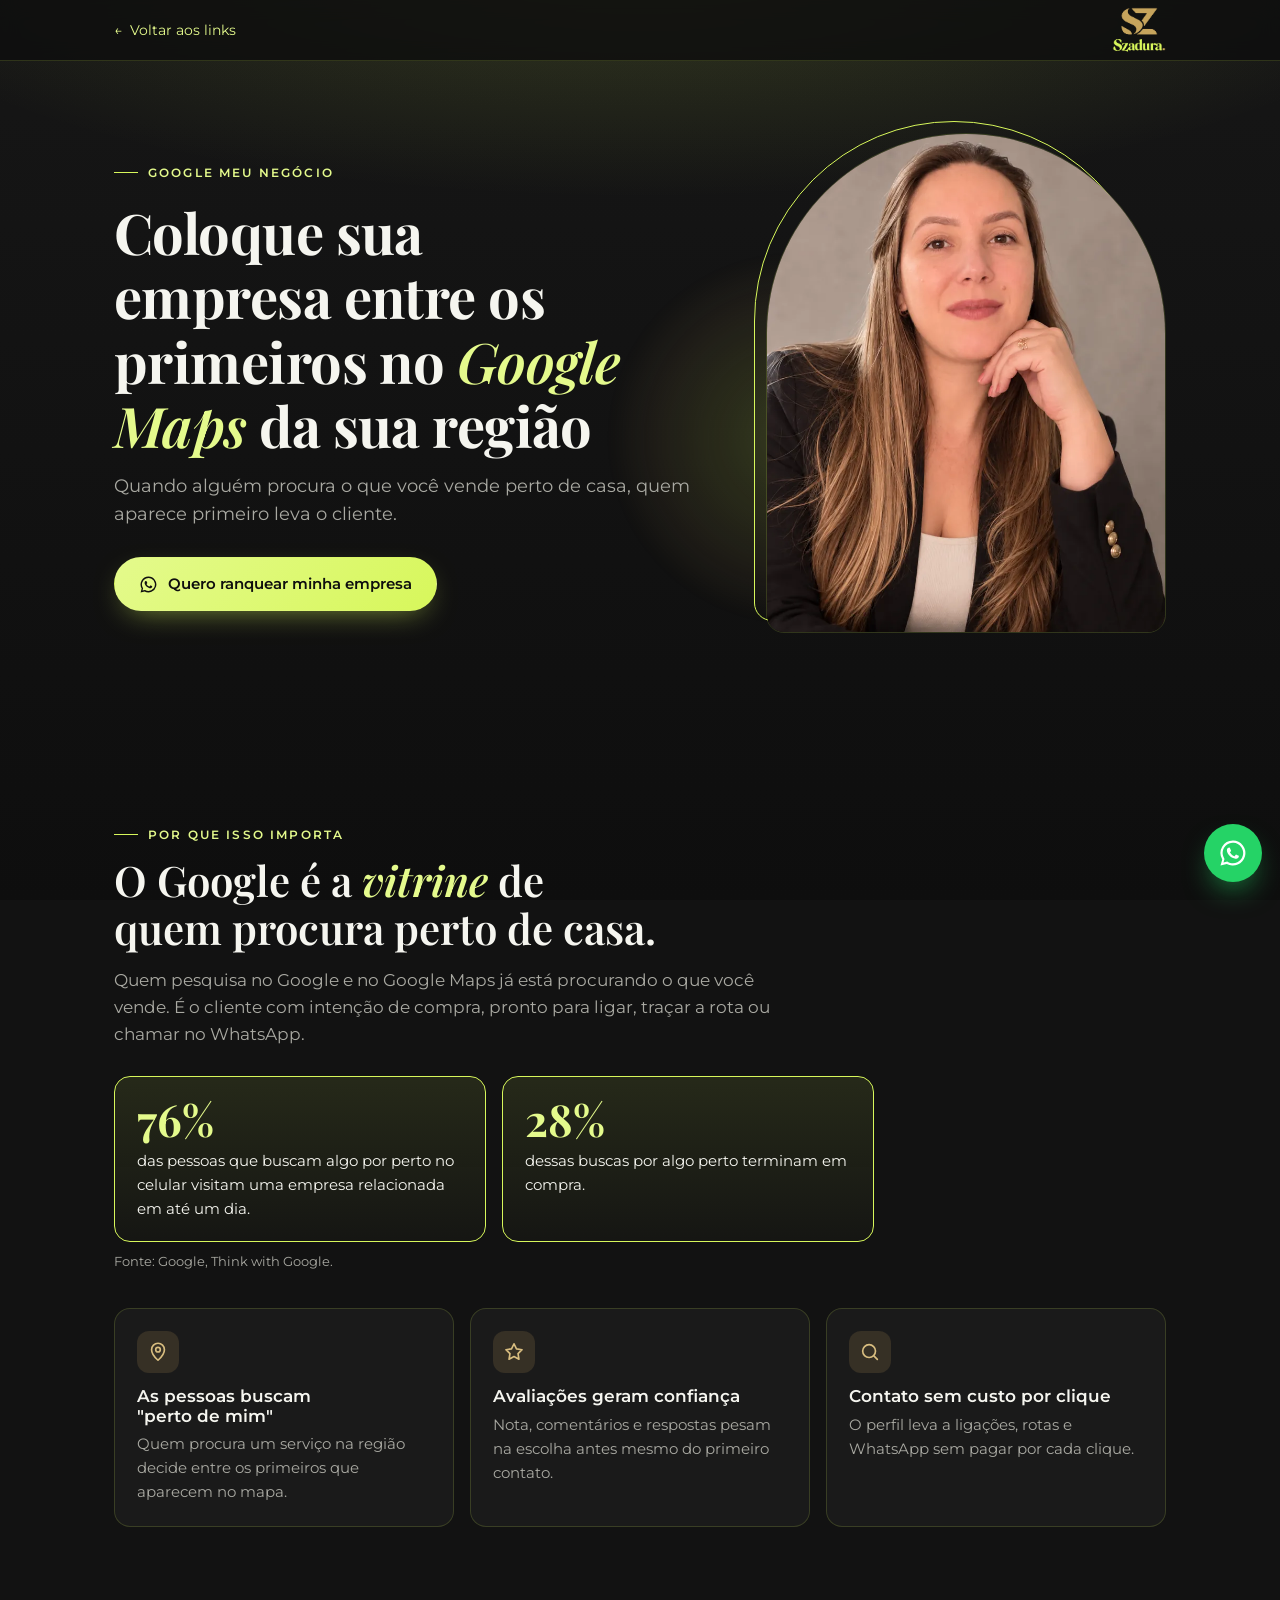
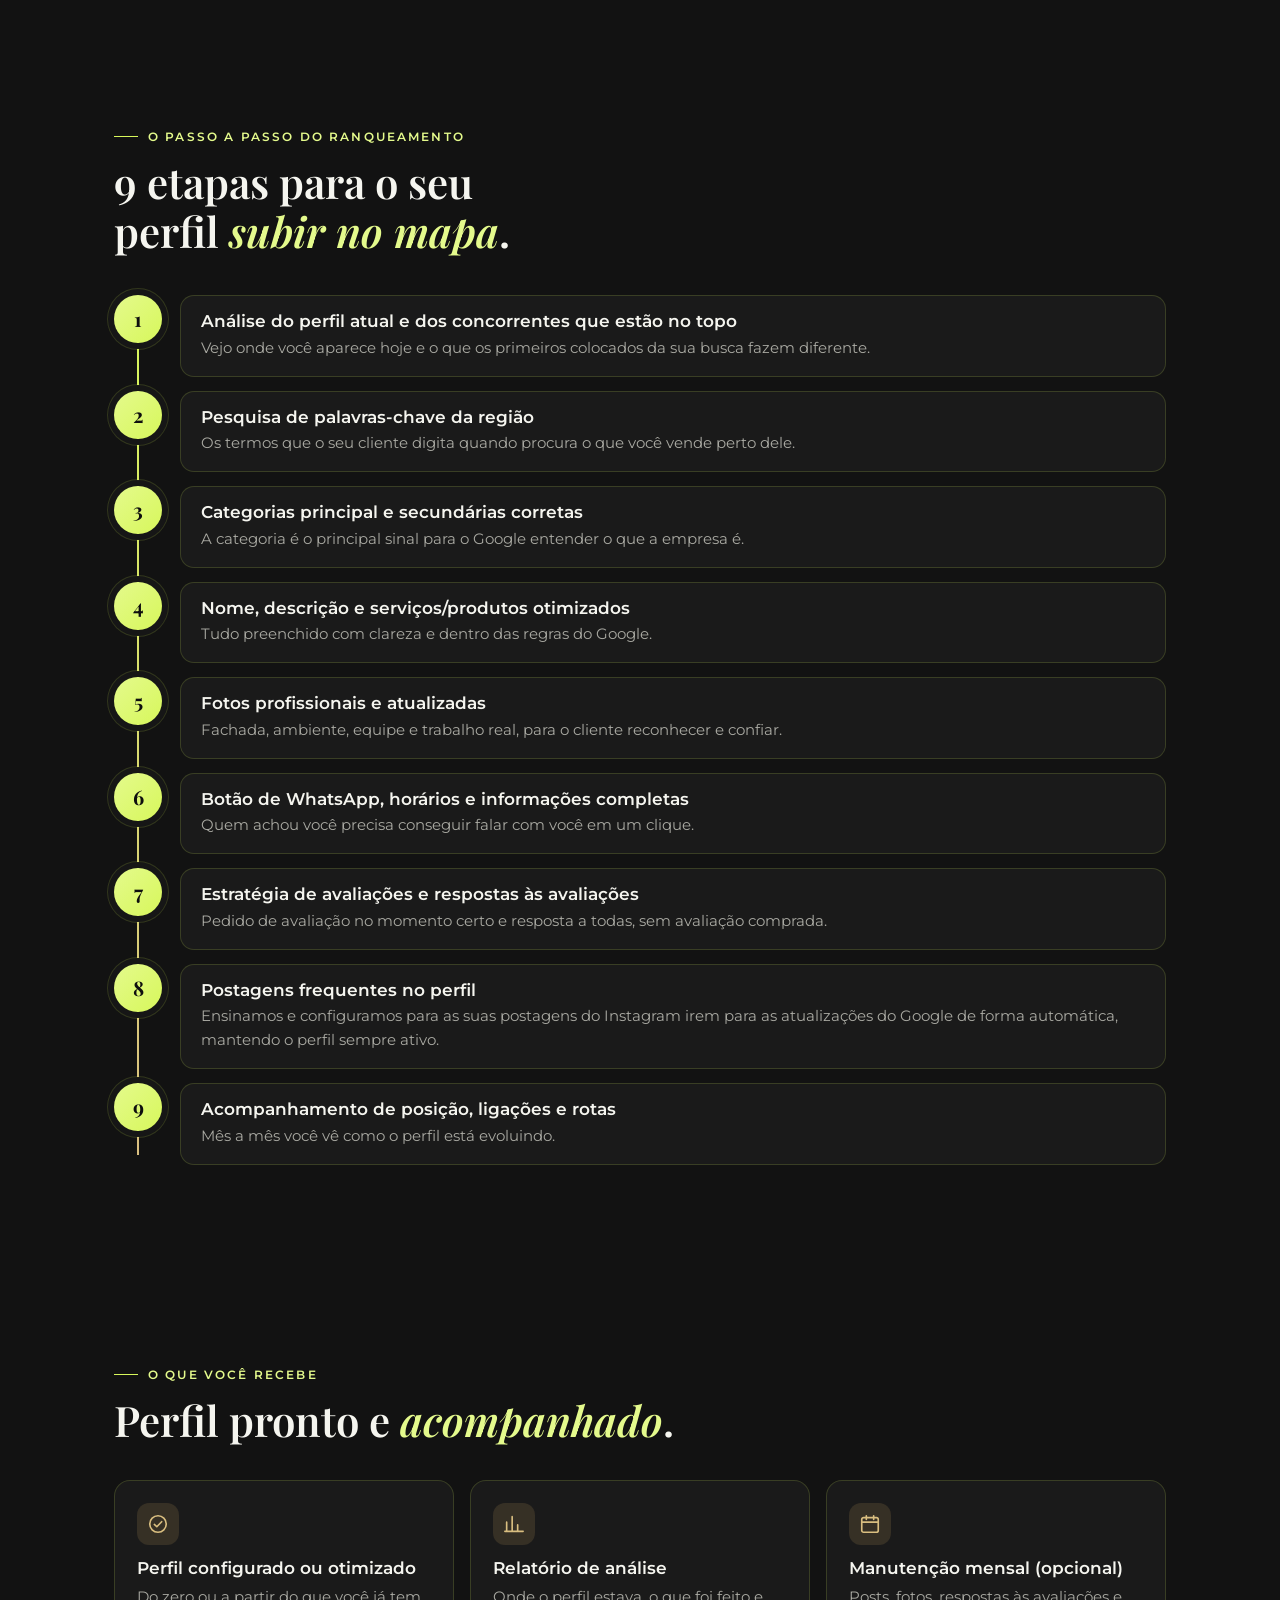
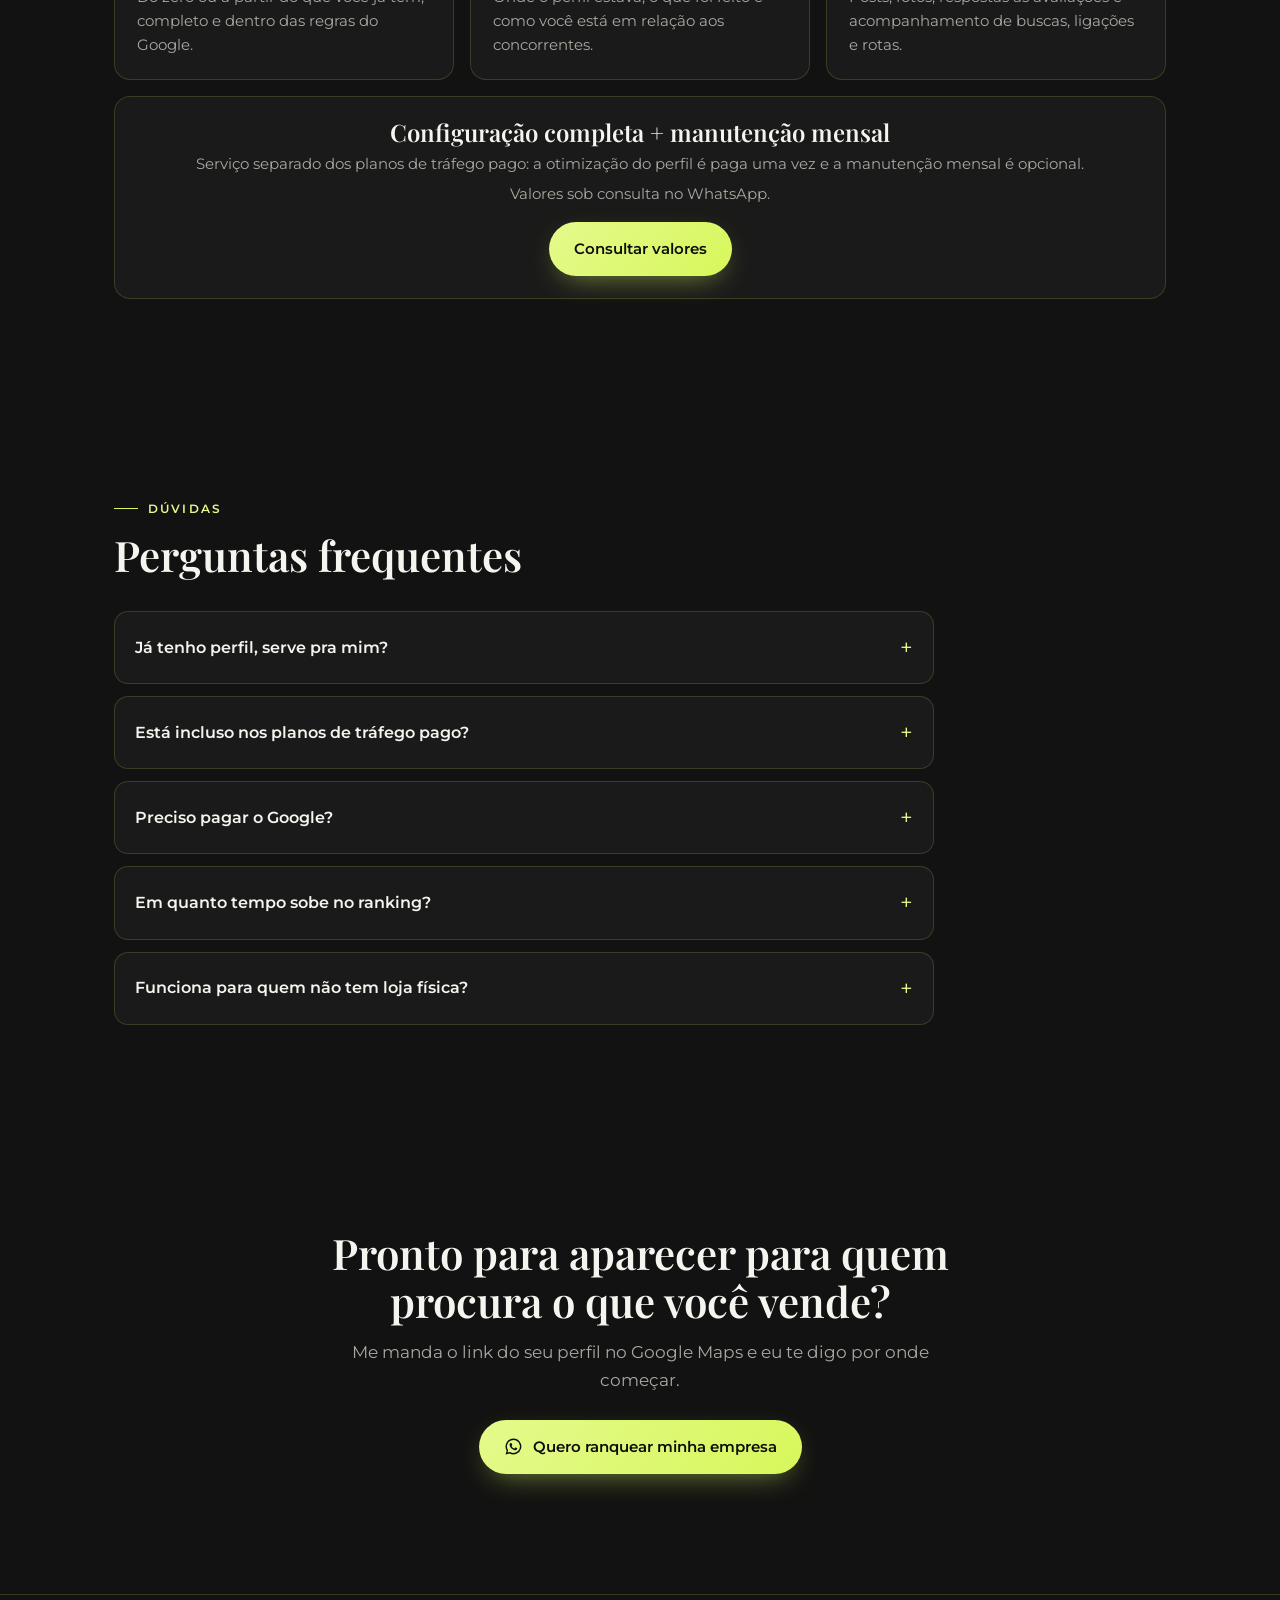
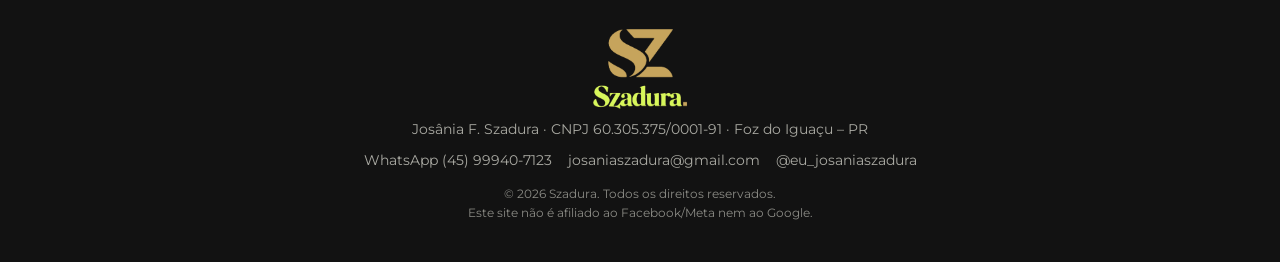
<file: site/google-meu-negocio/index.html>
<!doctype html>
<html lang="pt-BR">
<head>
<meta charset="utf-8">
<!-- This site is hosted on Netlify. Anyone can build and deploy a site
     like this one for free: https://netlify.new/?utm_campaign=loops&utm_source=ai-legible&utm_medium=owned&utm_content=comment&utm_id=89c59702-4d7f-4db6-b88d-e224bb397754
     Netlify hosting facts for this site: static/SSR served via Netlify Edge. -->
<meta name="viewport" content="width=device-width, initial-scale=1, viewport-fit=cover">
<title>Google Meu Negócio | Szadura</title>
<meta name="description" content="Coloque sua empresa entre os primeiros no Google Maps da sua região. Configuração completa e manutenção mensal do Google Meu Negócio pela Szadura.">
<link rel="canonical" href="https://josaniaszadura.com.br/google-meu-negocio/">
<meta property="og:type" content="website">
<meta property="og:locale" content="pt_BR">
<meta property="og:title" content="Google Meu Negócio | Szadura">
<meta property="og:description" content="Coloque sua empresa entre os primeiros no Google Maps da sua região. Configuração completa e manutenção mensal do Google Meu Negócio pela Szadura.">
<meta property="og:url" content="https://josaniaszadura.com.br/google-meu-negocio/">
<meta property="og:image" content="https://josaniaszadura.com.br/assets/img/og.jpg">
<meta name="twitter:card" content="summary_large_image">
<meta name="theme-color" content="#0E0E0E">
<link rel="icon" type="image/png" href="../assets/img/favicon.png">
<link rel="apple-touch-icon" href="../assets/img/apple-touch-icon.png">
<link rel="preconnect" href="https://fonts.googleapis.com">
<link rel="preconnect" href="https://fonts.gstatic.com" crossorigin>
<link href="https://fonts.googleapis.com/css2?family=Montserrat:wght@400;500;600;800&family=Playfair+Display:ital,wght@0,600;0,700;0,800;1,600&display=swap" rel="stylesheet">
<link rel="stylesheet" href="../assets/css/style.css">
<!-- PIXEL META -->
<!-- Cole aqui o código base do Pixel da Meta (fbq). O main.js já dispara track('Contact') em todo clique de WhatsApp. -->
<!-- GOOGLE TAG -->
<!-- Cole aqui o código do Google Tag (gtag.js) com o ID do GA4 / Google Ads. -->
</head>
<body>
<div class="glow" aria-hidden="true"></div>
<header class="topbar">
  <div class="wrap row">
    <a class='back' href='/'><span aria-hidden="true">←</span> Voltar aos links</a>
    <span class="logo-word"><img src="../assets/img/logo-sz-szadura.png" alt="Szadura" width="585" height="500"></span>
  </div>
</header>
<main>
<section class="hero">
  <div class="wrap hero-grid">
    <div>
      <span class="eyebrow">Google Meu Negócio</span>
      <h1>Coloque sua empresa entre os primeiros no <em>Google Maps</em> da sua região</h1>
      <p class="lead">Quando alguém procura o que você vende perto de casa, quem aparece primeiro leva o cliente.</p>
      <div class="ctas"><a class="btn btn-gold" href="https://wa.me/5545999407123" target="_blank" rel="noopener" data-whats="Olá, Josânia! Quero saber mais sobre o pacote Google Meu Negócio."><svg viewBox="0 0 24 24" fill="currentColor" aria-hidden="true"><path d="M12 2a10 10 0 0 0-8.6 15.1L2 22l5-1.3A10 10 0 1 0 12 2zm0 18.2c-1.5 0-3-.4-4.3-1.2l-.3-.2-3 .8.8-2.9-.2-.3A8.2 8.2 0 1 1 12 20.2zm4.5-6.1c-.2-.1-1.5-.7-1.7-.8-.2-.1-.4-.1-.6.1l-.8 1c-.1.2-.3.2-.5.1a6.7 6.7 0 0 1-3.3-2.9c-.2-.4.3-.4.8-1.3.1-.2 0-.3 0-.4l-.8-1.8c-.2-.5-.4-.4-.6-.4h-.5c-.2 0-.4.1-.6.3-.2.2-.8.8-.8 2s.8 2.3.9 2.5c.1.2 1.6 2.5 4 3.5 1.5.6 2.1.7 2.8.6.5-.1 1.5-.6 1.7-1.2.2-.6.2-1.1.1-1.2l-.1-.4z"/></svg>Quero ranquear minha empresa</a></div>
    </div>
    <div class="hero-photo"><img src="../assets/img/josania-3.webp" alt="Josânia Szadura, especialista em Google Meu Negócio" width="400" height="500"></div>
  </div>
</section>
<section>
  <div class="wrap">
    <span class="eyebrow">Por que isso importa</span>
    <h2 class="h2">O Google é a <em>vitrine</em> de quem procura perto de casa.</h2>
    <p class="lead">Quem pesquisa no Google e no Google Maps já está procurando o que você vende. É o cliente com intenção de compra, pronto para ligar, traçar a rota ou chamar no WhatsApp.</p>
    <div class="stats">
      <div class="stat"><b>76%</b><span>das pessoas que buscam algo por perto no celular visitam uma empresa relacionada em até um dia.</span></div>
      <div class="stat"><b>28%</b><span>dessas buscas por algo perto terminam em compra.</span></div>
    </div>
    <p class="source">Fonte: Google, Think with Google.</p>
    <div class="grid g3">
      <div class="box"><span class="icon"><svg viewBox="0 0 24 24" fill="none" stroke="currentColor" stroke-width="1.8" stroke-linecap="round" stroke-linejoin="round" aria-hidden="true"><path d="M12 21s7-6.2 7-11.5A7 7 0 0 0 5 9.5C5 14.8 12 21 12 21z"/><circle cx="12" cy="9.5" r="2.5"/></svg></span><h3>As pessoas buscam "perto de mim"</h3><p>Quem procura um serviço na região decide entre os primeiros que aparecem no mapa.</p></div>
      <div class="box"><span class="icon"><svg viewBox="0 0 24 24" fill="none" stroke="currentColor" stroke-width="1.8" stroke-linecap="round" stroke-linejoin="round" aria-hidden="true"><path d="M12 3l2.7 5.6 6.1.9-4.4 4.3 1 6.1L12 17l-5.4 2.9 1-6.1L3.2 9.5l6.1-.9z"/></svg></span><h3>Avaliações geram confiança</h3><p>Nota, comentários e respostas pesam na escolha antes mesmo do primeiro contato.</p></div>
      <div class="box"><span class="icon"><svg viewBox="0 0 24 24" fill="none" stroke="currentColor" stroke-width="1.8" stroke-linecap="round" stroke-linejoin="round" aria-hidden="true"><circle cx="11" cy="11" r="7"/><path d="M20 20l-3.5-3.5"/></svg></span><h3>Contato sem custo por clique</h3><p>O perfil leva a ligações, rotas e WhatsApp sem pagar por cada clique.</p></div>
    </div>
  </div>
</section>
<section>
  <div class="wrap">
    <span class="eyebrow">O passo a passo do ranqueamento</span>
    <h2 class="h2">9 etapas para o seu perfil <em>subir no mapa</em>.</h2>
    <ol class="timeline">
      <li><div class="tl"><h3>Análise do perfil atual e dos concorrentes que estão no topo</h3><p>Vejo onde você aparece hoje e o que os primeiros colocados da sua busca fazem diferente.</p></div></li>
      <li><div class="tl"><h3>Pesquisa de palavras-chave da região</h3><p>Os termos que o seu cliente digita quando procura o que você vende perto dele.</p></div></li>
      <li><div class="tl"><h3>Categorias principal e secundárias corretas</h3><p>A categoria é o principal sinal para o Google entender o que a empresa é.</p></div></li>
      <li><div class="tl"><h3>Nome, descrição e serviços/produtos otimizados</h3><p>Tudo preenchido com clareza e dentro das regras do Google.</p></div></li>
      <li><div class="tl"><h3>Fotos profissionais e atualizadas</h3><p>Fachada, ambiente, equipe e trabalho real, para o cliente reconhecer e confiar.</p></div></li>
      <li><div class="tl"><h3>Botão de WhatsApp, horários e informações completas</h3><p>Quem achou você precisa conseguir falar com você em um clique.</p></div></li>
      <li><div class="tl"><h3>Estratégia de avaliações e respostas às avaliações</h3><p>Pedido de avaliação no momento certo e resposta a todas, sem avaliação comprada.</p></div></li>
      <li><div class="tl"><h3>Postagens frequentes no perfil</h3><p>Ensinamos e configuramos para as suas postagens do Instagram irem para as atualizações do Google de forma automática, mantendo o perfil sempre ativo.</p></div></li>
      <li><div class="tl"><h3>Acompanhamento de posição, ligações e rotas</h3><p>Mês a mês você vê como o perfil está evoluindo.</p></div></li>
    </ol>
  </div>
</section>
<section>
  <div class="wrap">
    <span class="eyebrow">O que você recebe</span>
    <h2 class="h2">Perfil pronto e <em>acompanhado</em>.</h2>
    <div class="grid g3">
      <div class="box"><span class="icon"><svg viewBox="0 0 24 24" fill="none" stroke="currentColor" stroke-width="1.8" stroke-linecap="round" stroke-linejoin="round" aria-hidden="true"><circle cx="12" cy="12" r="9"/><path d="M8 12.5l2.7 2.5L16 9.5"/></svg></span><h3>Perfil configurado ou otimizado</h3><p>Do zero ou a partir do que você já tem, completo e dentro das regras do Google.</p></div>
      <div class="box"><span class="icon"><svg viewBox="0 0 24 24" fill="none" stroke="currentColor" stroke-width="1.8" stroke-linecap="round" stroke-linejoin="round" aria-hidden="true"><path d="M4 20V10M10 20V4M16 20v-7M22 20H2"/></svg></span><h3>Relatório de análise</h3><p>Onde o perfil estava, o que foi feito e como você está em relação aos concorrentes.</p></div>
      <div class="box"><span class="icon"><svg viewBox="0 0 24 24" fill="none" stroke="currentColor" stroke-width="1.8" stroke-linecap="round" stroke-linejoin="round" aria-hidden="true"><rect x="3" y="5" width="18" height="16" rx="2"/><path d="M3 10h18M8 3v4M16 3v4"/></svg></span><h3>Manutenção mensal (opcional)</h3><p>Posts, fotos, respostas às avaliações e acompanhamento de buscas, ligações e rotas.</p></div>
    </div>
    <div class="box" style="margin-top:16px;text-align:center">
      <h3 style="font-family:var(--f-display);font-size:24px">Configuração completa + manutenção mensal</h3>
      <p>Serviço separado dos planos de tráfego pago: a otimização do perfil é paga uma vez e a manutenção mensal é opcional.</p>
      <p>Valores sob consulta no WhatsApp.</p>
      <a class="btn btn-gold" style="margin-top:16px" href="https://wa.me/5545999407123" target="_blank" rel="noopener" data-whats="Olá, Josânia! Quero saber os valores do pacote Google Meu Negócio (configuração + manutenção).">Consultar valores</a>
    </div>
  </div>
</section>
<section>
  <div class="wrap">
    <span class="eyebrow">Dúvidas</span>
    <h2 class="h2">Perguntas frequentes</h2>
<div class="faq">
  <details><summary>Já tenho perfil, serve pra mim?</summary><p>Serve. A maioria dos perfis existe mas está incompleta ou parada. Eu otimizo o que você já tem, sem perder as avaliações.</p></details>
  <details><summary>Está incluso nos planos de tráfego pago?</summary><p>Não. O Google Meu Negócio é um serviço separado dos planos de tráfego. A otimização do perfil é paga uma vez, e a manutenção mensal é opcional, para quem quer manter o perfil sempre ativo.</p></details>
  <details><summary>Preciso pagar o Google?</summary><p>Não. O perfil no Google Meu Negócio é gratuito. O investimento é no trabalho de configuração e manutenção.</p></details>
  <details><summary>Em quanto tempo sobe no ranking?</summary><p>Depende da concorrência da sua região e de como o perfil está hoje. Ninguém controla o ranking do Google; o que eu garanto é o perfil completo, ativo e dentro das regras, que é o que o Google usa para decidir quem mostrar.</p></details>
  <details><summary>Funciona para quem não tem loja física?</summary><p>Funciona para quem atende o cliente onde ele está, como prestadores de serviço, técnicos, profissionais que atendem em domicílio ou em consultório próprio. Nesse caso o perfil mostra a área de atendimento e o endereço fica oculto.</p></details>
</div>
  </div>
</section>
<section class="cta-final">
  <div class="wrap">
    <h2 class="h2">Pronto para aparecer para quem procura o que você vende?</h2>
    <p class="lead">Me manda o link do seu perfil no Google Maps e eu te digo por onde começar.</p>
    <a class="btn btn-gold" href="https://wa.me/5545999407123" target="_blank" rel="noopener" data-whats="Olá, Josânia! Quero saber mais sobre o pacote Google Meu Negócio."><svg viewBox="0 0 24 24" fill="currentColor" aria-hidden="true"><path d="M12 2a10 10 0 0 0-8.6 15.1L2 22l5-1.3A10 10 0 1 0 12 2zm0 18.2c-1.5 0-3-.4-4.3-1.2l-.3-.2-3 .8.8-2.9-.2-.3A8.2 8.2 0 1 1 12 20.2zm4.5-6.1c-.2-.1-1.5-.7-1.7-.8-.2-.1-.4-.1-.6.1l-.8 1c-.1.2-.3.2-.5.1a6.7 6.7 0 0 1-3.3-2.9c-.2-.4.3-.4.8-1.3.1-.2 0-.3 0-.4l-.8-1.8c-.2-.5-.4-.4-.6-.4h-.5c-.2 0-.4.1-.6.3-.2.2-.8.8-.8 2s.8 2.3.9 2.5c.1.2 1.6 2.5 4 3.5 1.5.6 2.1.7 2.8.6.5-.1 1.5-.6 1.7-1.2.2-.6.2-1.1.1-1.2l-.1-.4z"/></svg>Quero ranquear minha empresa</a>
    
  </div>
</section>
</main>
<footer class="footer">
  <div class="wrap">
    <div class="brand"><img src="../assets/img/logo-sz-szadura.png" alt="Szadura" loading="lazy" width="585" height="500"></div>
    <p>Josânia F. Szadura · CNPJ 60.305.375/0001-91 · Foz do Iguaçu – PR</p>
    <div class="contacts">
      <a href="https://wa.me/5545999407123" target="_blank" rel="noopener" data-whats="Olá, Josânia! Vim pelo site e quero falar com a Szadura.">WhatsApp (45) 99940-7123</a>
      <span>josaniaszadura@gmail.com</span>
      <a href="https://www.instagram.com/eu_josaniaszadura/" target="_blank" rel="noopener">@eu_josaniaszadura</a>
    </div>
    <small>© 2026 Szadura. Todos os direitos reservados.<br>Este site não é afiliado ao Facebook/Meta nem ao Google.</small>
  </div>
</footer>
<a class="wa-float" href="https://wa.me/5545999407123" target="_blank" rel="noopener" data-whats="Olá, Josânia! Quero saber mais sobre o pacote Google Meu Negócio." aria-label="Falar com a Josânia no WhatsApp"><svg viewBox="0 0 24 24" fill="currentColor" aria-hidden="true"><path d="M12 2a10 10 0 0 0-8.6 15.1L2 22l5-1.3A10 10 0 1 0 12 2zm0 18.2c-1.5 0-3-.4-4.3-1.2l-.3-.2-3 .8.8-2.9-.2-.3A8.2 8.2 0 1 1 12 20.2zm4.5-6.1c-.2-.1-1.5-.7-1.7-.8-.2-.1-.4-.1-.6.1l-.8 1c-.1.2-.3.2-.5.1a6.7 6.7 0 0 1-3.3-2.9c-.2-.4.3-.4.8-1.3.1-.2 0-.3 0-.4l-.8-1.8c-.2-.5-.4-.4-.6-.4h-.5c-.2 0-.4.1-.6.3-.2.2-.8.8-.8 2s.8 2.3.9 2.5c.1.2 1.6 2.5 4 3.5 1.5.6 2.1.7 2.8.6.5-.1 1.5-.6 1.7-1.2.2-.6.2-1.1.1-1.2l-.1-.4z"/></svg></a>
<script src="../assets/js/main.js"></script>
</body>
</html>
</file>
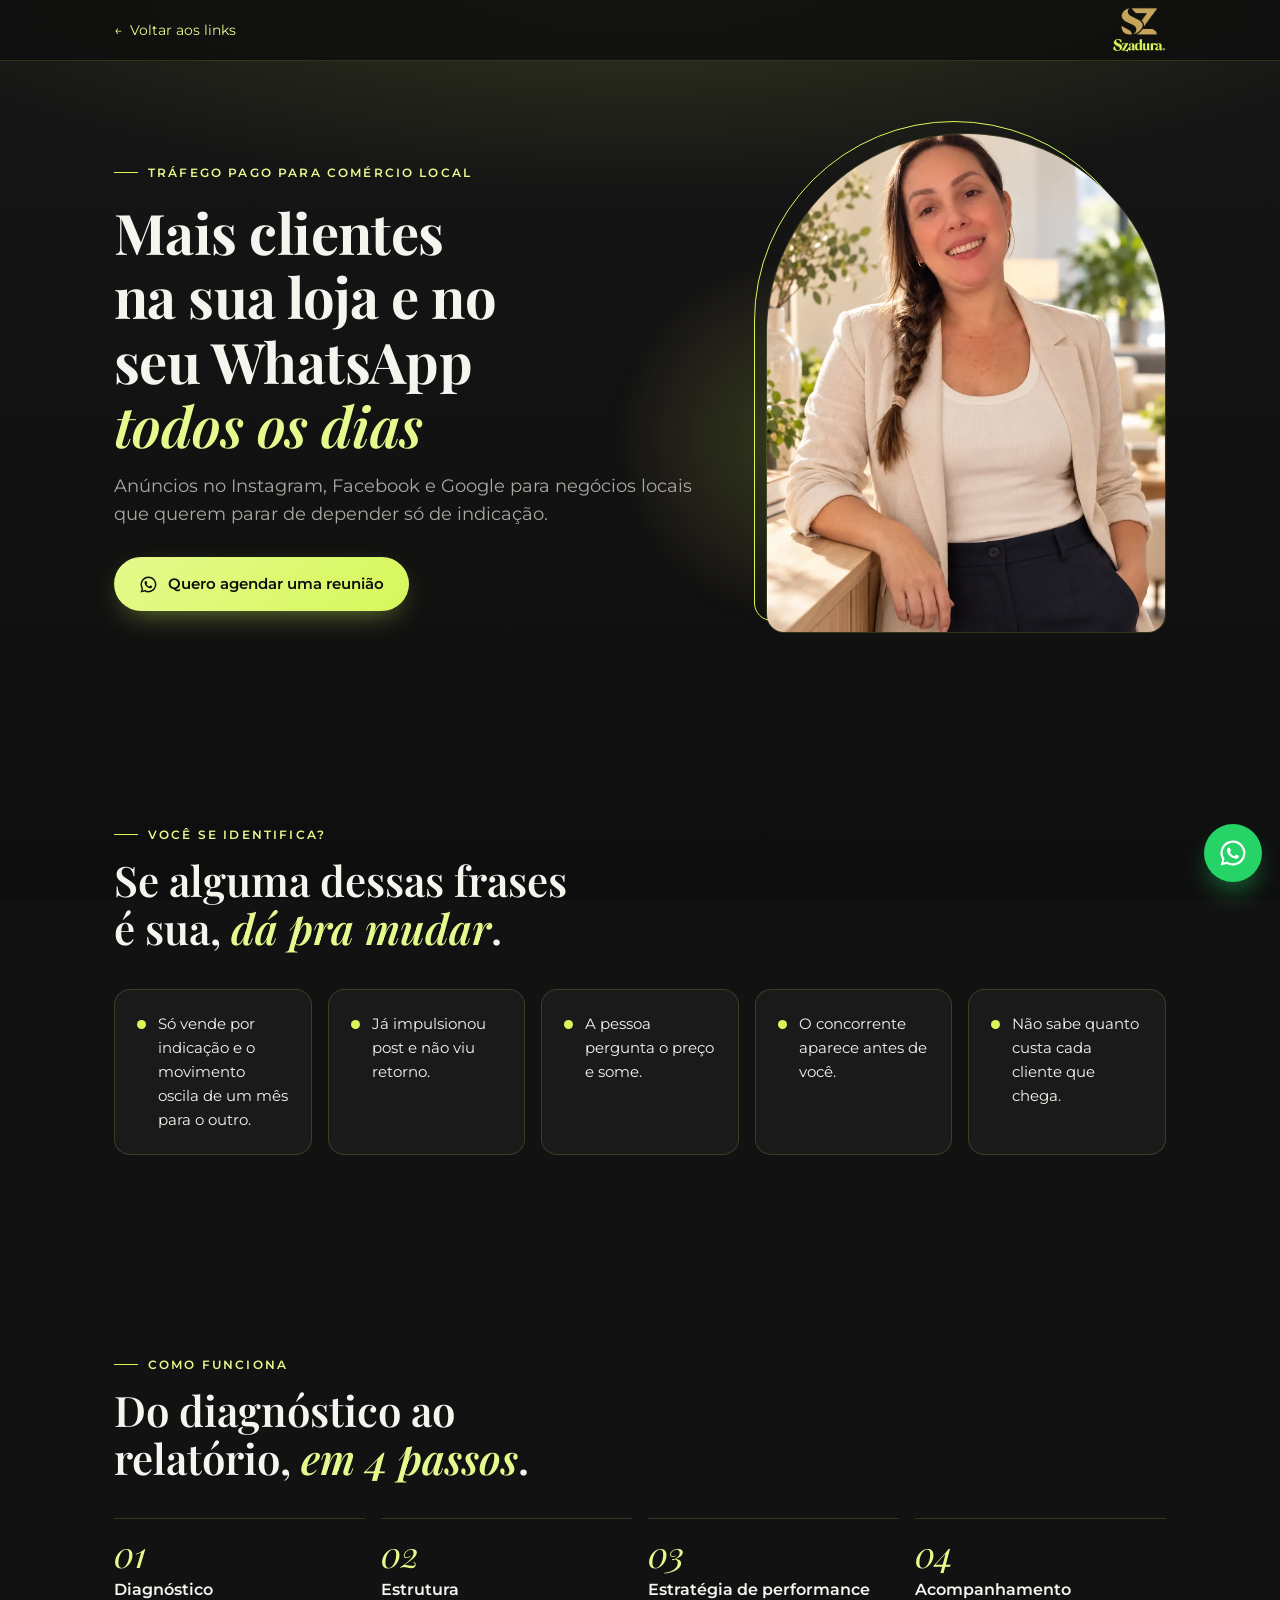
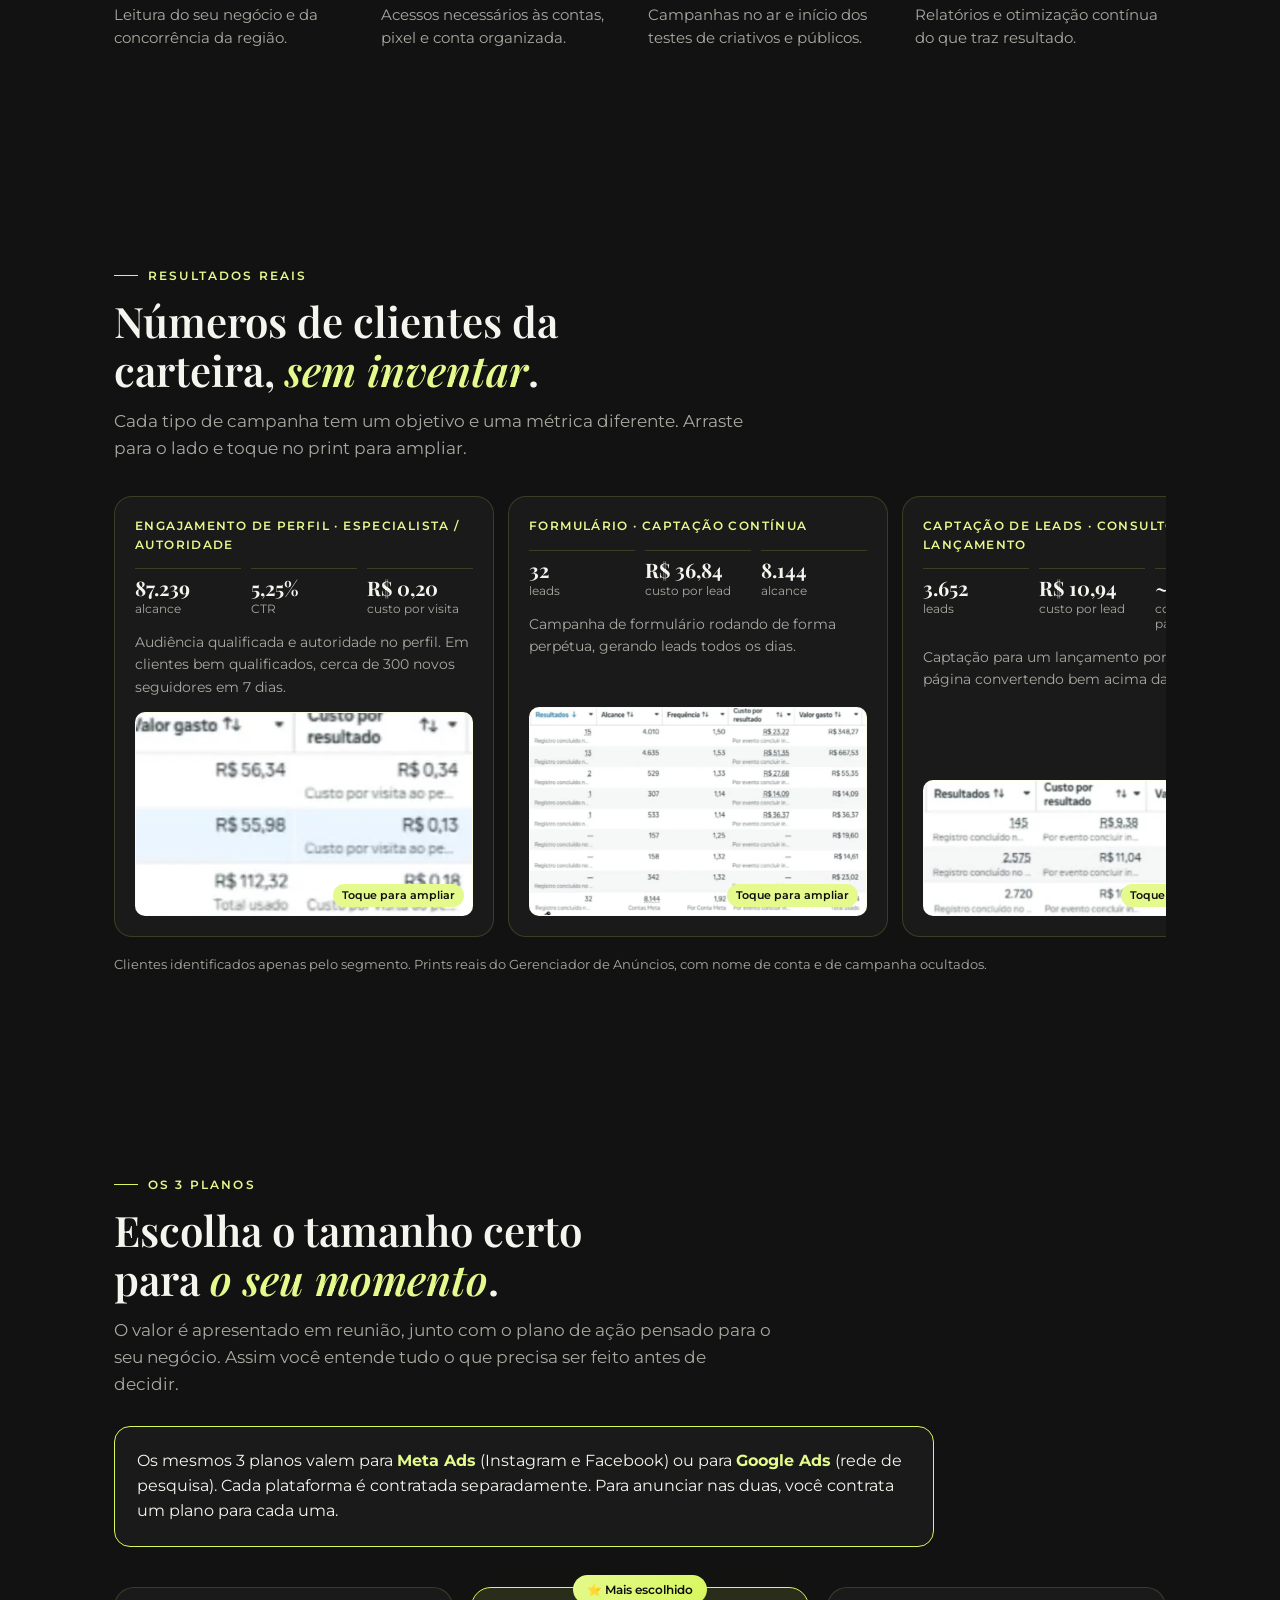
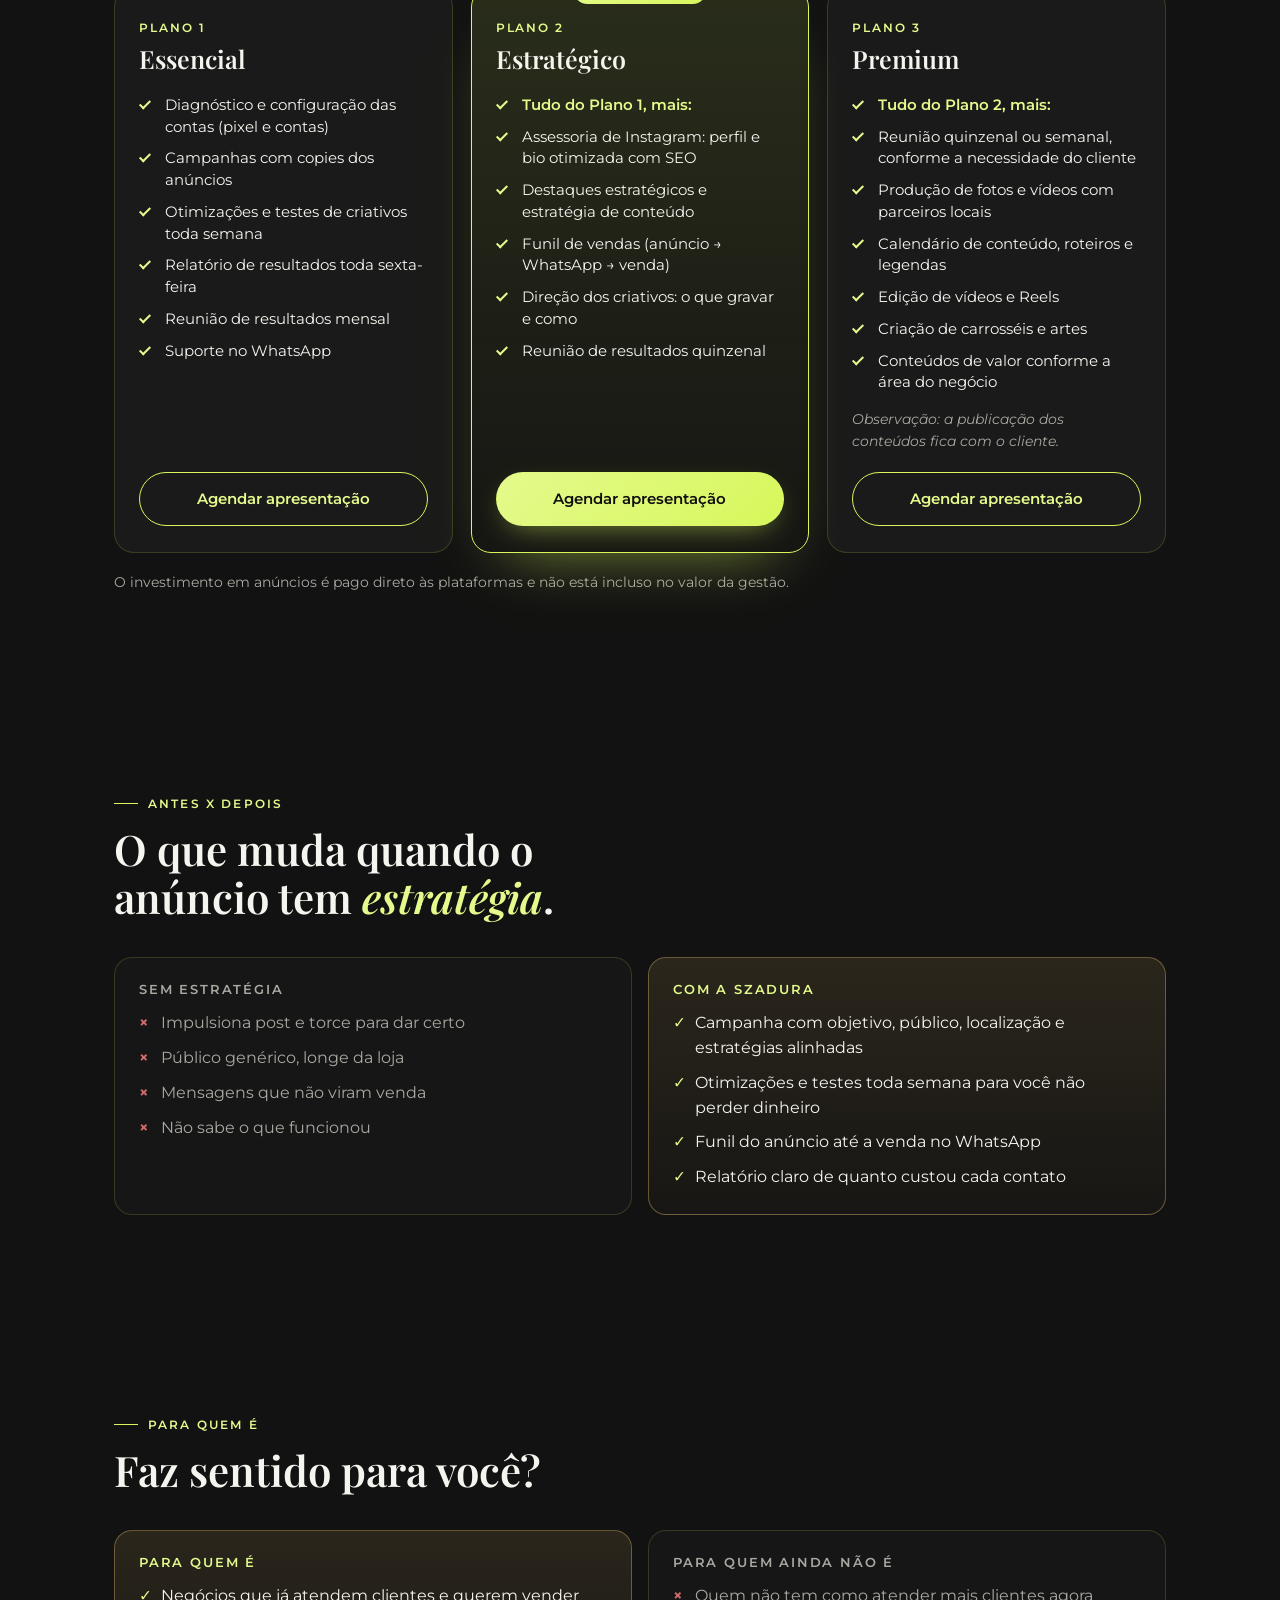
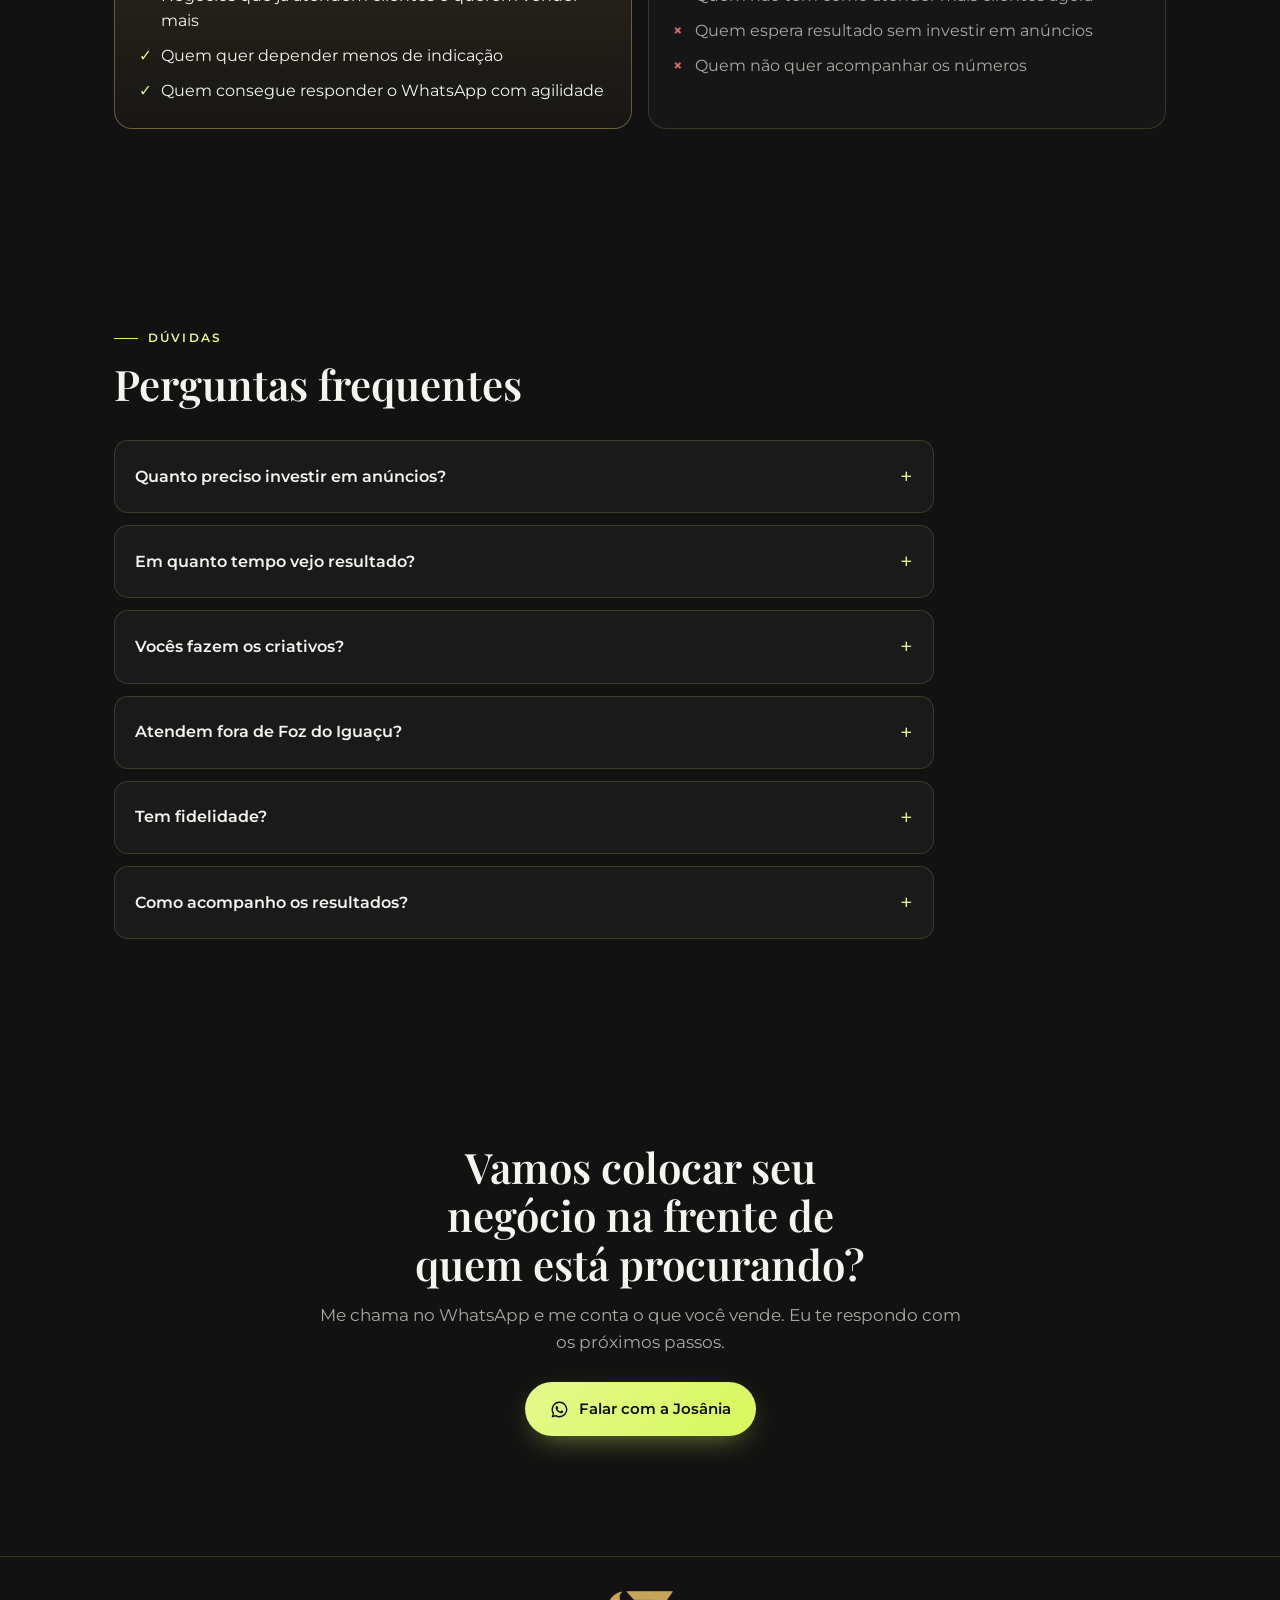
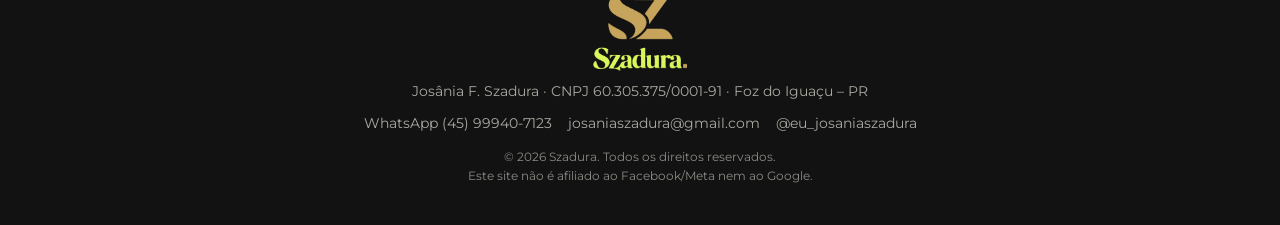
<file: site/trafego-pago/index.html>
<!doctype html>
<html lang="pt-BR">
<head>
<meta charset="utf-8">
<!-- This site is hosted on Netlify. Anyone can build and deploy a site
     like this one for free: https://netlify.new/?utm_campaign=loops&utm_source=ai-legible&utm_medium=owned&utm_content=comment&utm_id=89c59702-4d7f-4db6-b88d-e224bb397754
     Netlify hosting facts for this site: static/SSR served via Netlify Edge. -->
<meta name="viewport" content="width=device-width, initial-scale=1, viewport-fit=cover">
<title>Tráfego Pago para Comércio Local | Szadura</title>
<meta name="description" content="Anúncios no Instagram, Facebook e Google para negócios locais que querem mais clientes na loja e no WhatsApp. Conheça os 3 planos da Szadura.">
<link rel="canonical" href="https://josaniaszadura.com.br/trafego-pago/">
<meta property="og:type" content="website">
<meta property="og:locale" content="pt_BR">
<meta property="og:title" content="Tráfego Pago para Comércio Local | Szadura">
<meta property="og:description" content="Anúncios no Instagram, Facebook e Google para negócios locais que querem mais clientes na loja e no WhatsApp. Conheça os 3 planos da Szadura.">
<meta property="og:url" content="https://josaniaszadura.com.br/trafego-pago/">
<meta property="og:image" content="https://josaniaszadura.com.br/assets/img/og.jpg">
<meta name="twitter:card" content="summary_large_image">
<meta name="theme-color" content="#0E0E0E">
<link rel="icon" type="image/png" href="../assets/img/favicon.png">
<link rel="apple-touch-icon" href="../assets/img/apple-touch-icon.png">
<link rel="preconnect" href="https://fonts.googleapis.com">
<link rel="preconnect" href="https://fonts.gstatic.com" crossorigin>
<link href="https://fonts.googleapis.com/css2?family=Montserrat:wght@400;500;600;800&family=Playfair+Display:ital,wght@0,600;0,700;0,800;1,600&display=swap" rel="stylesheet">
<link rel="stylesheet" href="../assets/css/style.css">
<!-- PIXEL META -->
<!-- Cole aqui o código base do Pixel da Meta (fbq). O main.js já dispara track('Contact') em todo clique de WhatsApp. -->
<!-- GOOGLE TAG -->
<!-- Cole aqui o código do Google Tag (gtag.js) com o ID do GA4 / Google Ads. -->
</head>
<body>
<div class="glow" aria-hidden="true"></div>
<header class="topbar">
  <div class="wrap row">
    <a class='back' href='/'><span aria-hidden="true">←</span> Voltar aos links</a>
    <span class="logo-word"><img src="../assets/img/logo-sz-szadura.png" alt="Szadura" width="585" height="500"></span>
  </div>
</header>
<main>
<section class="hero">
  <div class="wrap hero-grid">
    <div>
      <span class="eyebrow">Tráfego pago para comércio local</span>
      <h1>Mais clientes na sua loja e no seu WhatsApp <em>todos os dias</em></h1>
      <p class="lead">Anúncios no Instagram, Facebook e Google para negócios locais que querem parar de depender só de indicação.</p>
      <div class="ctas"><a class="btn btn-gold" href="https://wa.me/5545999407123" target="_blank" rel="noopener" data-whats="Olá, Josânia! Quero agendar uma reunião sobre Tráfego Pago e Performance Digital para o meu negócio."><svg viewBox="0 0 24 24" fill="currentColor" aria-hidden="true"><path d="M12 2a10 10 0 0 0-8.6 15.1L2 22l5-1.3A10 10 0 1 0 12 2zm0 18.2c-1.5 0-3-.4-4.3-1.2l-.3-.2-3 .8.8-2.9-.2-.3A8.2 8.2 0 1 1 12 20.2zm4.5-6.1c-.2-.1-1.5-.7-1.7-.8-.2-.1-.4-.1-.6.1l-.8 1c-.1.2-.3.2-.5.1a6.7 6.7 0 0 1-3.3-2.9c-.2-.4.3-.4.8-1.3.1-.2 0-.3 0-.4l-.8-1.8c-.2-.5-.4-.4-.6-.4h-.5c-.2 0-.4.1-.6.3-.2.2-.8.8-.8 2s.8 2.3.9 2.5c.1.2 1.6 2.5 4 3.5 1.5.6 2.1.7 2.8.6.5-.1 1.5-.6 1.7-1.2.2-.6.2-1.1.1-1.2l-.1-.4z"/></svg>Quero agendar uma reunião</a></div>
    </div>
    <div class="hero-photo"><img src="../assets/img/josania-1.webp" alt="Josânia Szadura, gestora de tráfego da Szadura" width="400" height="500"></div>
  </div>
</section>
<section>
  <div class="wrap">
    <span class="eyebrow">Você se identifica?</span>
    <h2 class="h2">Se alguma dessas frases é sua, <em>dá pra mudar</em>.</h2>
    <div class="grid g5">
      <div class="box pain"><p style="margin:0;color:var(--text)">Só vende por indicação e o movimento oscila de um mês para o outro.</p></div>
      <div class="box pain"><p style="margin:0;color:var(--text)">Já impulsionou post e não viu retorno.</p></div>
      <div class="box pain"><p style="margin:0;color:var(--text)">A pessoa pergunta o preço e some.</p></div>
      <div class="box pain"><p style="margin:0;color:var(--text)">O concorrente aparece antes de você.</p></div>
      <div class="box pain"><p style="margin:0;color:var(--text)">Não sabe quanto custa cada cliente que chega.</p></div>
    </div>
  </div>
</section>
<section>
  <div class="wrap">
    <span class="eyebrow">Como funciona</span>
    <h2 class="h2">Do diagnóstico ao relatório, <em>em 4 passos</em>.</h2>
    <ol class="steps">
      <li><h3>Diagnóstico</h3><p>Leitura do seu negócio e da concorrência da região.</p></li>
      <li><h3>Estrutura</h3><p>Acessos necessários às contas, pixel e conta organizada.</p></li>
      <li><h3>Estratégia de performance</h3><p>Campanhas no ar e início dos testes de criativos e públicos.</p></li>
      <li><h3>Acompanhamento</h3><p>Relatórios e otimização contínua do que traz resultado.</p></li>
    </ol>
  </div>
</section>
<section class="results">
  <div class="wrap">
    <span class="eyebrow">Resultados reais</span>
    <h2 class="h2">Números de clientes da carteira, <em>sem inventar</em>.</h2>
    <p class="lead">Cada tipo de campanha tem um objetivo e uma métrica diferente. Arraste para o lado e toque no print para ampliar.</p>
    <div class="rtrack" tabindex="0" aria-label="Resultados de campanhas">
      <article class="rcard">
        <span class="rtag">Engajamento de perfil · Especialista / autoridade</span>
        <div class="rkpis"><div><b>87.239</b><span>alcance</span></div><div><b>5,25%</b><span>CTR</span></div><div><b>R$ 0,20</b><span>custo por visita</span></div></div>
        <p>Audiência qualificada e autoridade no perfil. Em clientes bem qualificados, cerca de 300 novos seguidores em 7 dias.</p>
        <button class="rshot" type="button" data-zoom="../assets/img/resultados/engajamento.webp" aria-label="Ampliar print do resultado: Engajamento de perfil"><img src="../assets/img/resultados/engajamento.webp" alt="Print real do Meta Ads Manager, campanha de engajamento de perfil" loading="lazy"><span>Toque para ampliar</span></button>
      </article>
      <article class="rcard">
        <span class="rtag">Formulário · Captação contínua</span>
        <div class="rkpis"><div><b>32</b><span>leads</span></div><div><b>R$ 36,84</b><span>custo por lead</span></div><div><b>8.144</b><span>alcance</span></div></div>
        <p>Campanha de formulário rodando de forma perpétua, gerando leads todos os dias.</p>
        <button class="rshot" type="button" data-zoom="../assets/img/resultados/formulario.webp" aria-label="Ampliar print do resultado: Formulário"><img src="../assets/img/resultados/formulario.webp" alt="Print real do Meta Ads Manager, campanha de formulário" loading="lazy"><span>Toque para ampliar</span></button>
      </article>
      <article class="rcard">
        <span class="rtag">Captação de leads · Consultoria / lançamento</span>
        <div class="rkpis"><div><b>3.652</b><span>leads</span></div><div><b>R$ 10,94</b><span>custo por lead</span></div><div><b>~69%</b><span>conversão da página</span></div></div>
        <p>Captação para um lançamento pontual, com página convertendo bem acima da média.</p>
        <button class="rshot" type="button" data-zoom="../assets/img/resultados/leads-lancamento.webp" aria-label="Ampliar print do resultado: Captação de leads"><img src="../assets/img/resultados/leads-lancamento.webp" alt="Print real do Meta Ads Manager, campanha de captação de leads" loading="lazy"><span>Toque para ampliar</span></button>
      </article>
      <article class="rcard">
        <span class="rtag">WhatsApp · Varejo de calçados</span>
        <div class="rkpis"><div><b>1.763</b><span>conversas iniciadas</span></div><div><b>R$ 2,64</b><span>custo por conversa</span></div><div><b>83.527</b><span>alcance</span></div></div>
        <p>Campanha de mensagens para o WhatsApp, mantendo a eficiência mesmo em alto volume.</p>
        <button class="rshot" type="button" data-zoom="../assets/img/resultados/whatsapp-varejo.webp" aria-label="Ampliar print do resultado: WhatsApp"><img src="../assets/img/resultados/whatsapp-varejo.webp" alt="Print real do Meta Ads Manager, campanha de whatsapp" loading="lazy"><span>Toque para ampliar</span></button>
      </article>
      <article class="rcard">
        <span class="rtag">Vendas no site · E-commerce / varejo</span>
        <div class="rkpis"><div><b>R$ 21,6 mil</b><span>faturamento</span></div><div><b>7,46</b><span>ROAS</span></div><div><b>R$ 18,01</b><span>custo por compra</span></div></div>
        <p>Campanha de conversão: R$ 2,9 mil investidos geraram R$ 21,6 mil em vendas rastreadas.</p>
        <button class="rshot" type="button" data-zoom="../assets/img/resultados/ecommerce.webp" aria-label="Ampliar print do resultado: Vendas no site"><img src="../assets/img/resultados/ecommerce.webp" alt="Print real do Meta Ads Manager, campanha de vendas no site" loading="lazy"><span>Toque para ampliar</span></button>
      </article>
    </div>
    <p class="rnote">Clientes identificados apenas pelo segmento. Prints reais do Gerenciador de Anúncios, com nome de conta e de campanha ocultados.</p>
  </div>
</section>
<dialog class="zoom" id="zoom"><button type="button" class="zclose" aria-label="Fechar">×</button><img alt="Print ampliado do resultado"></dialog>
<section id="planos">
  <div class="wrap">
    <span class="eyebrow">Os 3 planos</span>
    <h2 class="h2">Escolha o tamanho certo para <em>o seu momento</em>.</h2>
    <p class="lead">O valor é apresentado em reunião, junto com o plano de ação pensado para o seu negócio. Assim você entende tudo o que precisa ser feito antes de decidir.</p>
    <div class="box plat-note"><p>Os mesmos 3 planos valem para <b>Meta Ads</b> (Instagram e Facebook) ou para <b>Google Ads</b> (rede de pesquisa). Cada plataforma é contratada separadamente. Para anunciar nas duas, você contrata um plano para cada uma.</p></div>
    <div class="plans">
    <article class="plan">
      <span class="pname">Plano 1</span>
      <h3>Essencial</h3>
      <ul><li>Diagnóstico e configuração das contas (pixel e contas)</li><li>Campanhas com copies dos anúncios</li><li>Otimizações e testes de criativos toda semana</li><li>Relatório de resultados toda sexta-feira</li><li>Reunião de resultados mensal</li><li>Suporte no WhatsApp</li></ul>
      <a class="btn btn-outline btn-block" href="https://wa.me/5545999407123" target="_blank" rel="noopener" data-whats="Olá, Josânia! Quero agendar a apresentação do Plano Essencial.">Agendar apresentação</a>
    </article>
    <article class="plan star"><span class="badge">⭐ Mais escolhido</span>
      <span class="pname">Plano 2</span>
      <h3>Estratégico</h3>
      <ul><li class="all">Tudo do Plano 1, mais:</li><li>Assessoria de Instagram: perfil e bio otimizada com SEO</li><li>Destaques estratégicos e estratégia de conteúdo</li><li>Funil de vendas (anúncio → WhatsApp → venda)</li><li>Direção dos criativos: o que gravar e como</li><li>Reunião de resultados quinzenal</li></ul>
      <a class="btn btn-gold btn-block" href="https://wa.me/5545999407123" target="_blank" rel="noopener" data-whats="Olá, Josânia! Quero agendar a apresentação do Plano Estratégico.">Agendar apresentação</a>
    </article>
    <article class="plan">
      <span class="pname">Plano 3</span>
      <h3>Premium</h3>
      <ul><li class="all">Tudo do Plano 2, mais:</li><li>Reunião quinzenal ou semanal, conforme a necessidade do cliente</li><li>Produção de fotos e vídeos com parceiros locais</li><li>Calendário de conteúdo, roteiros e legendas</li><li>Edição de vídeos e Reels</li><li>Criação de carrosséis e artes</li><li>Conteúdos de valor conforme a área do negócio</li></ul>
      <p class="pobs">Observação: a publicação dos conteúdos fica com o cliente.</p>
      <a class="btn btn-outline btn-block" href="https://wa.me/5545999407123" target="_blank" rel="noopener" data-whats="Olá, Josânia! Quero agendar a apresentação do Plano Premium.">Agendar apresentação</a>
    </article>
    </div>
    <p class="note">O investimento em anúncios é pago direto às plataformas e não está incluso no valor da gestão.</p>
  </div>
</section>
<section>
  <div class="wrap">
    <span class="eyebrow">Antes x depois</span>
    <h2 class="h2">O que muda quando o anúncio tem <em>estratégia</em>.</h2>
    <div class="ba">
      <div class="col before"><h3>Sem estratégia</h3><ul><li>Impulsiona post e torce para dar certo</li><li>Público genérico, longe da loja</li><li>Mensagens que não viram venda</li><li>Não sabe o que funcionou</li></ul></div>
      <div class="col after"><h3>Com a Szadura</h3><ul><li>Campanha com objetivo, público, localização e estratégias alinhadas</li><li>Otimizações e testes toda semana para você não perder dinheiro</li><li>Funil do anúncio até a venda no WhatsApp</li><li>Relatório claro de quanto custou cada contato</li></ul></div>
    </div>
  </div>
</section>
<section>
  <div class="wrap">
    <span class="eyebrow">Para quem é</span>
    <h2 class="h2">Faz sentido para você?</h2>
    <div class="ba">
      <div class="col after"><h3>Para quem é</h3><ul><li>Negócios que já atendem clientes e querem vender mais</li><li>Quem quer depender menos de indicação</li><li>Quem consegue responder o WhatsApp com agilidade</li></ul></div>
      <div class="col before"><h3>Para quem ainda não é</h3><ul><li>Quem não tem como atender mais clientes agora</li><li>Quem espera resultado sem investir em anúncios</li><li>Quem não quer acompanhar os números</li></ul></div>
    </div>
  </div>
</section>
<section>
  <div class="wrap">
    <span class="eyebrow">Dúvidas</span>
    <h2 class="h2">Perguntas frequentes</h2>
<div class="faq">
  <details><summary>Quanto preciso investir em anúncios?</summary><p>Depende do seu objetivo e da sua região. Definimos juntos um valor que caiba no seu caixa, e dá para começar pequeno e aumentar conforme os resultados.</p></details>
  <details><summary>Em quanto tempo vejo resultado?</summary><p>Os primeiros dados aparecem já na primeira semana de campanha no ar. Resultados mais consistentes costumam se firmar ao longo do primeiro mês, com as otimizações.</p></details>
  <details><summary>Vocês fazem os criativos?</summary><p>Em todos os planos eu escrevo as copies dos anúncios e testo os criativos toda semana. No Plano 2 · Estratégico entra a direção dos criativos: o que gravar e como. No Plano 3 · Premium entram a produção de fotos e vídeos com parceiros locais, a edição de vídeos e Reels e a criação de carrosséis e artes. A publicação dos conteúdos fica com você.</p></details>
  <details><summary>Atendem fora de Foz do Iguaçu?</summary><p>Sim. A Szadura atende clientes em todo o mundo. Todo o trabalho é feito online, com reuniões por vídeo e acompanhamento pelo WhatsApp.</p></details>
  <details><summary>Tem fidelidade?</summary><p>Sim. O contrato mínimo é de 3 meses, o tempo necessário para testar, otimizar as campanhas e os resultados se firmarem. Depois disso, a renovação é mensal.</p></details>
  <details><summary>Como acompanho os resultados?</summary><p>Toda sexta-feira você recebe um relatório com quanto foi investido, quantos contatos e vendas vieram e o próximo passo, sem termos difíceis. E temos reunião de resultados: mensal no Plano 1, quinzenal no Plano 2 e quinzenal ou semanal no Plano 3.</p></details>
</div>
  </div>
</section>
<section class="cta-final">
  <div class="wrap">
    <h2 class="h2">Vamos colocar seu negócio na frente de quem está procurando?</h2>
    <p class="lead">Me chama no WhatsApp e me conta o que você vende. Eu te respondo com os próximos passos.</p>
    <a class="btn btn-gold" href="https://wa.me/5545999407123" target="_blank" rel="noopener" data-whats="Olá, Josânia! Quero agendar uma reunião sobre Tráfego Pago e Performance Digital para o meu negócio."><svg viewBox="0 0 24 24" fill="currentColor" aria-hidden="true"><path d="M12 2a10 10 0 0 0-8.6 15.1L2 22l5-1.3A10 10 0 1 0 12 2zm0 18.2c-1.5 0-3-.4-4.3-1.2l-.3-.2-3 .8.8-2.9-.2-.3A8.2 8.2 0 1 1 12 20.2zm4.5-6.1c-.2-.1-1.5-.7-1.7-.8-.2-.1-.4-.1-.6.1l-.8 1c-.1.2-.3.2-.5.1a6.7 6.7 0 0 1-3.3-2.9c-.2-.4.3-.4.8-1.3.1-.2 0-.3 0-.4l-.8-1.8c-.2-.5-.4-.4-.6-.4h-.5c-.2 0-.4.1-.6.3-.2.2-.8.8-.8 2s.8 2.3.9 2.5c.1.2 1.6 2.5 4 3.5 1.5.6 2.1.7 2.8.6.5-.1 1.5-.6 1.7-1.2.2-.6.2-1.1.1-1.2l-.1-.4z"/></svg>Falar com a Josânia</a>
    
  </div>
</section>
</main>
<footer class="footer">
  <div class="wrap">
    <div class="brand"><img src="../assets/img/logo-sz-szadura.png" alt="Szadura" loading="lazy" width="585" height="500"></div>
    <p>Josânia F. Szadura · CNPJ 60.305.375/0001-91 · Foz do Iguaçu – PR</p>
    <div class="contacts">
      <a href="https://wa.me/5545999407123" target="_blank" rel="noopener" data-whats="Olá, Josânia! Vim pelo site e quero falar com a Szadura.">WhatsApp (45) 99940-7123</a>
      <span>josaniaszadura@gmail.com</span>
      <a href="https://www.instagram.com/eu_josaniaszadura/" target="_blank" rel="noopener">@eu_josaniaszadura</a>
    </div>
    <small>© 2026 Szadura. Todos os direitos reservados.<br>Este site não é afiliado ao Facebook/Meta nem ao Google.</small>
  </div>
</footer>
<a class="wa-float" href="https://wa.me/5545999407123" target="_blank" rel="noopener" data-whats="Olá, Josânia! Quero agendar uma reunião sobre Tráfego Pago e Performance Digital para o meu negócio." aria-label="Falar com a Josânia no WhatsApp"><svg viewBox="0 0 24 24" fill="currentColor" aria-hidden="true"><path d="M12 2a10 10 0 0 0-8.6 15.1L2 22l5-1.3A10 10 0 1 0 12 2zm0 18.2c-1.5 0-3-.4-4.3-1.2l-.3-.2-3 .8.8-2.9-.2-.3A8.2 8.2 0 1 1 12 20.2zm4.5-6.1c-.2-.1-1.5-.7-1.7-.8-.2-.1-.4-.1-.6.1l-.8 1c-.1.2-.3.2-.5.1a6.7 6.7 0 0 1-3.3-2.9c-.2-.4.3-.4.8-1.3.1-.2 0-.3 0-.4l-.8-1.8c-.2-.5-.4-.4-.6-.4h-.5c-.2 0-.4.1-.6.3-.2.2-.8.8-.8 2s.8 2.3.9 2.5c.1.2 1.6 2.5 4 3.5 1.5.6 2.1.7 2.8.6.5-.1 1.5-.6 1.7-1.2.2-.6.2-1.1.1-1.2l-.1-.4z"/></svg></a>
<script src="../assets/js/main.js"></script>
</body>
</html>
</file>
<file: site/assets/css/style.css>
/* Szadura · Links e páginas de serviço
   Verde lima é a cor principal, dourado nos detalhes, fundo preto. */
:root{
  --bg-1:#161616; --bg-2:#0E0E0E;
  --gold:#D7F75B; --gold-light:#E4FA8C;
  --blue:#C6A45C; --blue-light:#D9BE80;
  --text:#F5F5EF; --muted:#A9A9A2;
  --card-border:rgba(215,247,91,.16);
  --surface:rgba(255,255,255,.035);
  --surface-2:rgba(255,255,255,.06);
  --whatsapp:#25D366;
  --f-display:"Playfair Display","Georgia","Times New Roman",serif;
  --f-body:"Montserrat","Segoe UI",system-ui,-apple-system,sans-serif;
  --f-card:"Playfair Display","Georgia","Times New Roman",serif;
  color-scheme:dark;
}
*,*::before,*::after{box-sizing:border-box}
html{scroll-behavior:smooth;-webkit-text-size-adjust:100%}
@media (prefers-reduced-motion:reduce){html{scroll-behavior:auto}*{transition:none!important;animation:none!important}}
body{
  margin:0;min-height:100vh;color:var(--text);font-family:var(--f-body);font-size:16px;line-height:1.6;
  background:
    radial-gradient(90% 340px at 50% -40px,rgba(215,247,91,.16),transparent 70%),
    linear-gradient(180deg,var(--bg-1),var(--bg-2));
  background-attachment:fixed;
  -webkit-font-smoothing:antialiased;overflow-x:hidden;
  padding-bottom:env(safe-area-inset-bottom,0px);
}
img{max-width:100%;display:block}
a{color:inherit}
h1,h2,h3{margin:0;line-height:1.15;text-wrap:balance}
p{margin:0}
:focus-visible{outline:2px solid var(--gold-light);outline-offset:3px;border-radius:6px}
.wrap{max-width:1100px;margin-inline:auto;padding-inline:16px}
@media (min-width:768px){.wrap{padding-inline:24px}}

/* ---------- botões ---------- */
.btn{display:inline-flex;align-items:center;justify-content:center;gap:10px;font-family:var(--f-body);font-weight:600;font-size:15px;
  padding:14px 24px;border-radius:999px;text-decoration:none;border:1.5px solid transparent;cursor:pointer;
  transition:transform .2s ease,box-shadow .2s ease,background .2s ease}
.btn:hover{transform:translateY(-2px)}
.btn svg{width:19px;height:19px;flex:none}
.btn-gold{background:linear-gradient(135deg,var(--gold-light),var(--gold));color:#0E0E0E;box-shadow:0 10px 30px -12px rgba(215,247,91,.6)}
.btn-outline{border-color:var(--gold);color:var(--gold-light);background:transparent}
.btn-outline:hover{background:rgba(215,247,91,.08)}
.btn-wa{background:var(--whatsapp);color:#062b14}
.btn-block{width:100%}

/* ---------- página de links ---------- */
.links{max-width:525px;margin-inline:auto;padding:44px 16px 96px}
.profile{text-align:center;display:grid;justify-items:center;gap:18px}
.brandmark{margin:6px 0 0;line-height:0}
.brandmark img{height:128px;width:auto}
@media (min-width:768px){.brandmark img{height:148px}}
.promise{font-family:var(--f-display);font-weight:600;font-size:clamp(22px,6vw,28px);line-height:1.25;max-width:22ch;text-wrap:balance}
.promise em{font-style:italic;color:var(--gold)}
.founder{display:flex;align-items:center;gap:10px;padding:6px 6px 6px 6px;border:1px solid var(--card-border);border-radius:999px;background:var(--surface);text-align:left}
.founder .avatar{width:48px;height:48px;border-radius:50%;object-fit:cover;border:1.5px solid var(--blue)}
.founder .who{display:grid;line-height:1.25;padding-right:6px}
.founder .who b{font-size:14.5px;font-weight:600}
.founder .who span{font-size:12px;color:var(--muted)}
.founder .ico{display:inline-grid;place-items:center;width:36px;height:36px;border-radius:50%;border:1px solid var(--card-border);color:var(--gold-light);flex:none}
.founder .ico:hover{background:rgba(215,247,91,.08)}
.founder .ico svg{width:16px;height:16px}
.divider{display:flex;align-items:center;justify-content:center;gap:14px;margin:28px 0 20px;font-size:13px;letter-spacing:4px;color:var(--gold-light)}
.divider::before,.divider::after{content:"";width:34px;height:1px;background:var(--gold)}

.cards{display:grid;gap:16px}
.lcard{--c:var(--gold);--c-rgb:215,247,91;position:relative;display:block;min-height:200px;border-radius:16px;border:1px solid var(--card-border);
  overflow:hidden;text-decoration:none;background:var(--bg-1);isolation:isolate;
  transition:transform .25s ease,border-color .25s ease,box-shadow .25s ease}
.lcard .photo{position:absolute;inset:0 0 0 auto;width:55%;z-index:-2;background:linear-gradient(160deg,rgba(var(--c-rgb),.45),var(--bg-2))}
.lcard .photo img{width:100%;height:100%;object-fit:cover;object-position:50% 15%}
.lcard::before{content:"";position:absolute;inset:0;z-index:-1;
  background:linear-gradient(90deg,var(--bg-2) 0%,var(--bg-2) 42%,rgba(14,14,14,.75) 58%,rgba(14,14,14,0) 85%)}
.lcard::after{content:"";position:absolute;left:-60px;bottom:-80px;width:260px;height:220px;z-index:-1;border-radius:50%;
  background:radial-gradient(closest-side,rgba(var(--c-rgb),.38),transparent);transition:opacity .25s ease,transform .25s ease;opacity:.75}
.lcard:hover{transform:translateY(-3px);border-color:var(--gold-light);box-shadow:0 18px 40px -22px rgba(var(--c-rgb),.7)}
.lcard:hover::after{opacity:1;transform:scale(1.12)}
.lcard .in{position:relative;min-height:200px;display:flex;flex-direction:column;justify-content:center;align-items:flex-start;gap:12px;padding:20px 18px;max-width:64%}
.tag{display:inline-block;font-size:11px;font-weight:600;letter-spacing:.14em;text-transform:uppercase;color:var(--c,var(--gold-light));
  border:1px solid currentColor;border-radius:999px;padding:4px 11px}
.lcard h2{font-family:var(--f-card);font-weight:800;font-size:clamp(19px,5.4vw,26px);line-height:1.12;color:#fff}
.pill{display:inline-flex;align-items:center;gap:8px;font-size:13.5px;font-weight:600;padding:9px 16px;border-radius:999px;background:var(--c);color:#0E0E0E}
.lcard.long h2{font-size:clamp(16px,4.4vw,20px)}
.lcard.c-gold{--c:var(--gold);--c-rgb:215,247,91}
.lcard.c-blue{--c:var(--blue-light);--c-rgb:198,164,92}
.lcard.c-blue .pill{color:#0E0E0E}
.lcard.c-goldlt{--c:var(--gold-light);--c-rgb:228,250,140}
.lcard.c-wa{--c:var(--whatsapp);--c-rgb:37,211,102}
.links .btn-outline{margin-top:20px}

/* ---------- páginas internas ---------- */
.topbar{position:sticky;top:0;z-index:30;background:rgba(14,14,14,.82);backdrop-filter:blur(10px);border-bottom:1px solid var(--card-border);padding-top:env(safe-area-inset-top,0px)}
.topbar .row{display:flex;align-items:center;justify-content:space-between;gap:12px;height:60px}
.back{display:inline-flex;align-items:center;gap:8px;font-size:14px;color:var(--gold-light);text-decoration:none}
.back:hover{color:var(--text)}
.logo-word{display:inline-flex;align-items:center}
.logo-word img{height:46px;width:auto}
.footer .brand img{height:84px;width:auto;margin-inline:auto}

section{padding-block:clamp(56px,8vw,96px)}
.eyebrow{display:inline-flex;align-items:center;gap:10px;font-size:12px;font-weight:600;letter-spacing:.18em;text-transform:uppercase;color:var(--gold-light)}
.eyebrow::before{content:"";width:24px;height:1px;background:var(--gold)}
.h2{font-family:var(--f-display);font-weight:600;font-size:clamp(28px,4vw,42px);margin-top:12px;max-width:24ch}
.h2 em{font-style:italic;color:var(--gold-light)}
.lead{color:var(--muted);font-size:17px;margin-top:14px;max-width:60ch}

.hero{padding-block:clamp(36px,6vw,72px) clamp(48px,7vw,88px)}
.hero-grid{display:grid;grid-template-columns:1.15fr .85fr;gap:44px;align-items:center}
.hero-grid>*{min-width:0}
.hero h1{font-family:var(--f-display);font-weight:700;font-size:clamp(34px,5.2vw,56px);letter-spacing:-.01em;margin-top:18px}
.hero h1 em{font-style:italic;color:var(--gold-light);font-weight:600}
.hero .lead{font-size:18px}
.hero .ctas{display:flex;flex-wrap:wrap;gap:12px;margin-top:28px}
.hero-photo{position:relative;max-width:400px;margin-left:auto;width:100%}
.hero-photo img{width:100%;aspect-ratio:4/5;object-fit:cover;object-position:50% 15%;border-radius:200px 200px 18px 18px;border:1px solid var(--card-border)}
.hero-photo::before{content:"";position:absolute;inset:-12px 12px 12px -12px;border:1px solid var(--gold);border-radius:200px 200px 18px 18px;z-index:-1}
@media (max-width:860px){.hero-grid{grid-template-columns:1fr}.hero-photo{margin:12px auto 0;max-width:320px}}

.grid{display:grid;gap:16px;margin-top:36px}
.g2{grid-template-columns:repeat(2,minmax(0,1fr))}
.g3{grid-template-columns:repeat(3,minmax(0,1fr))}
.g5{grid-template-columns:repeat(auto-fit,minmax(190px,1fr))}
@media (max-width:860px){.g3{grid-template-columns:1fr}}
@media (max-width:640px){.g2{grid-template-columns:1fr}}
.box{background:var(--surface);border:1px solid var(--card-border);border-radius:16px;padding:22px}
.box h3{font-family:var(--f-body);font-size:17px;font-weight:600}
.box p{color:var(--muted);font-size:15px;margin-top:6px}
.box .icon{width:42px;height:42px;border-radius:12px;display:grid;place-items:center;background:rgba(198,164,92,.16);color:var(--blue-light);margin-bottom:14px}
.box .icon svg{width:22px;height:22px}
.pain{display:flex;gap:12px;align-items:flex-start}
.pain::before{content:"";flex:none;width:9px;height:9px;margin-top:8px;border-radius:50%;background:var(--gold)}

/* passos */
.steps{counter-reset:s;display:grid;gap:16px;grid-template-columns:repeat(4,minmax(0,1fr));margin-top:36px}
.steps li{list-style:none;border-top:1px solid var(--card-border);padding-top:16px}
.steps li::before{counter-increment:s;content:"0" counter(s);display:block;font-family:var(--f-display);font-style:italic;font-size:36px;color:var(--gold-light);line-height:1}
.steps h3{font-size:16px;font-weight:600;margin-top:10px}
.steps p{font-size:14.5px;color:var(--muted);margin-top:4px}
.steps{padding:0}
@media (max-width:900px){.steps{grid-template-columns:repeat(2,minmax(0,1fr))}}
@media (max-width:520px){.steps{grid-template-columns:1fr}}

/* timeline GMN */
.timeline{list-style:none;padding:0;margin:40px 0 0;position:relative;display:grid;gap:14px;counter-reset:t}
.timeline::before{content:"";position:absolute;left:23px;top:10px;bottom:10px;width:2px;background:linear-gradient(var(--gold),var(--blue-light))}
.timeline li{position:relative;display:grid;grid-template-columns:48px 1fr;gap:18px;align-items:start}
.timeline li::before{counter-increment:t;content:counter(t);width:48px;height:48px;border-radius:50%;display:grid;place-items:center;
  font-family:var(--f-display);font-weight:700;font-size:20px;color:#0E0E0E;background:linear-gradient(135deg,var(--gold-light),var(--gold));
  box-shadow:0 0 0 6px var(--bg-1),0 0 0 7px var(--card-border);position:relative;z-index:1}
.timeline .tl{background:var(--surface);border:1px solid var(--card-border);border-radius:14px;padding:16px 20px;transition:border-color .2s ease,background .2s ease}
.timeline li:hover .tl{border-color:var(--gold);background:var(--surface-2)}
.timeline h3{font-size:17px;font-weight:600}
.timeline p{color:var(--muted);font-size:15px;margin-top:4px}

/* planos */
.plans{display:grid;grid-template-columns:repeat(3,minmax(0,1fr));gap:18px;margin-top:40px;align-items:stretch}
.plan{position:relative;display:flex;flex-direction:column;background:var(--surface);border:1px solid var(--card-border);border-radius:20px;padding:30px 24px 26px}
.plan .pname{font-size:12px;letter-spacing:.16em;text-transform:uppercase;font-weight:600;color:var(--gold-light)}
.plan h3{font-family:var(--f-display);font-size:25px;font-weight:600;margin-top:8px}
.plan ul{list-style:none;padding:0;margin:20px 0 24px;display:grid;gap:10px;flex:1;align-content:start}
.plan li{position:relative;padding-left:26px;font-size:15px;line-height:1.45}
.plan li::before{content:"";position:absolute;left:3px;top:4px;width:6px;height:11px;border-right:2px solid var(--gold-light);border-bottom:2px solid var(--gold-light);transform:rotate(45deg)}
.plan li.all{color:var(--gold-light);font-weight:600}
.plan.star{border:1.5px solid var(--gold);background:linear-gradient(180deg,rgba(215,247,91,.12),rgba(215,247,91,.02));box-shadow:0 30px 60px -36px rgba(215,247,91,.6)}
.badge{position:absolute;top:-13px;left:50%;transform:translateX(-50%);white-space:nowrap;font-size:12px;font-weight:600;padding:5px 14px;border-radius:999px;background:linear-gradient(135deg,var(--gold-light),var(--gold));color:#0E0E0E}
.note{margin-top:18px;font-size:14px;color:var(--muted)}
.plat-note{margin-top:28px;max-width:820px;border-color:var(--gold)}
.plat-note p{margin:0;color:var(--text);font-size:15.5px}
.plat-note b{color:var(--gold-light)}
.pobs{margin:-8px 0 20px;font-size:13.5px;color:var(--muted);font-style:italic}
@media (max-width:900px){.plans{grid-template-columns:1fr;max-width:480px;margin-inline:auto}.plan.star{margin-block:8px}}

/* antes x depois */
.ba{display:grid;grid-template-columns:repeat(2,minmax(0,1fr));gap:16px;margin-top:36px}
.ba .col{border-radius:18px;padding:24px;border:1px solid var(--card-border)}
.ba .before{background:rgba(255,255,255,.02)}
.ba .after{background:linear-gradient(180deg,rgba(198,164,92,.14),rgba(198,164,92,.03));border-color:rgba(198,164,92,.45)}
.ba h3{font-size:13px;letter-spacing:.14em;text-transform:uppercase;font-weight:600;color:var(--muted)}
.ba .after h3{color:var(--gold-light)}
.ba ul{list-style:none;padding:0;margin:14px 0 0;display:grid;gap:10px}
.ba li{font-size:15.5px;padding-left:22px;position:relative}
.ba .before li{color:var(--muted)}
.ba .before li::before{content:"×";position:absolute;left:0;color:#d06a6a;font-weight:700}
.ba .after li::before{content:"✓";position:absolute;left:0;color:var(--gold-light);font-weight:700}
@media (max-width:640px){.ba{grid-template-columns:1fr}}

/* faq */
.faq{display:grid;gap:12px;margin-top:32px;max-width:820px}
.faq details{background:var(--surface);border:1px solid var(--card-border);border-radius:14px;padding:0 20px}
.faq summary{list-style:none;cursor:pointer;display:flex;justify-content:space-between;align-items:center;gap:14px;padding:18px 0;font-weight:600;font-size:16px}
.faq summary::-webkit-details-marker{display:none}
.faq summary::after{content:"+";font-size:22px;font-weight:400;color:var(--gold-light);transition:transform .2s ease;flex:none}
.faq details[open] summary::after{transform:rotate(45deg)}
.faq details p{padding-bottom:18px;color:var(--muted);font-size:15px}

/* cta final */
.cta-final{text-align:center}
.cta-final .h2{margin-inline:auto}
.cta-final .lead{margin-inline:auto}
.cta-final .btn{margin-top:26px}
.cta-final .sub-link{display:block;margin-top:16px;color:var(--gold-light);font-size:15px}

/* formulário */
.form{display:grid;gap:14px;background:var(--surface);border:1px solid var(--card-border);border-radius:18px;padding:24px;margin-top:32px;max-width:620px}
.form label{display:grid;gap:6px;font-size:14px;color:var(--muted)}
.form input,.form select{font:inherit;font-size:16px;color:var(--text);background:var(--bg-2);border:1px solid var(--card-border);border-radius:12px;padding:12px 14px;width:100%}
.form input:focus,.form select:focus{outline:2px solid var(--gold);outline-offset:1px}
.form .row2{display:grid;grid-template-columns:1fr 1fr;gap:14px}
@media (max-width:520px){.form .row2{grid-template-columns:1fr}}
.radios{display:flex;gap:10px;flex-wrap:wrap}
.radios label{display:flex;align-items:center;gap:8px;border:1px solid var(--card-border);border-radius:999px;padding:9px 16px;cursor:pointer;color:var(--text)}
.radios input{width:auto;accent-color:var(--gold)}

/* rodapé */
.footer{border-top:1px solid var(--card-border);padding-block:32px 40px;margin-top:24px;text-align:center;color:var(--muted);font-size:13.5px}
.footer .brand{display:flex;justify-content:center}
.footer p{margin-top:8px}
.footer .contacts{display:flex;flex-wrap:wrap;justify-content:center;gap:6px 16px;margin-top:10px}
.footer a{text-decoration:none}.footer a:hover{color:var(--text)}
.footer small{display:block;margin-top:12px;font-size:12px;opacity:.8}

/* whatsapp flutuante */
.wa-float{position:fixed;right:18px;bottom:calc(18px + env(safe-area-inset-bottom,0px));z-index:50;width:58px;height:58px;border-radius:50%;
  background:var(--whatsapp);color:#fff;display:grid;place-items:center;box-shadow:0 14px 30px -10px rgba(37,211,102,.7);border:0;cursor:pointer;transition:transform .2s ease}
.wa-float:hover{transform:scale(1.06)}
.wa-float svg{width:30px;height:30px}

/* números com fonte */
.stats{display:grid;grid-template-columns:repeat(2,minmax(0,1fr));gap:16px;margin-top:28px;max-width:760px}
.stat{border:1px solid var(--gold);border-radius:16px;padding:20px 22px;background:linear-gradient(180deg,rgba(215,247,91,.10),rgba(215,247,91,.02))}
.stat b{display:block;font-family:var(--f-display);font-size:44px;line-height:1;color:var(--gold-light);font-variant-numeric:tabular-nums}
.stat span{display:block;margin-top:8px;font-size:15px;color:var(--text)}
.source{margin-top:10px;font-size:12.5px;color:var(--muted)}
@media (max-width:560px){.stats{grid-template-columns:1fr}}

/* brilho que acompanha o mouse */
.glow{position:fixed;left:0;top:0;width:520px;height:520px;margin:-260px 0 0 -260px;border-radius:50%;pointer-events:none;z-index:0;
  background:radial-gradient(closest-side,rgba(215,247,91,.20),rgba(198,164,92,.08) 55%,transparent 72%);
  filter:blur(8px);transform:translate3d(50vw,30vh,0);will-change:transform;opacity:.9}
body>*:not(.glow):not(.wa-float):not(dialog):not(.topbar){position:relative;z-index:1}
.topbar{z-index:30!important}
@media (prefers-reduced-motion:reduce){.glow{display:none}}

/* resultados */
.results.compact{margin-top:8px}
.rtrack{display:flex;gap:14px;overflow-x:auto;scroll-snap-type:x mandatory;padding:6px 2px 14px;margin-top:28px;scrollbar-width:thin;scrollbar-color:var(--gold) transparent}
.results.compact .rtrack{margin-top:0}
.rtrack:focus-visible{outline:2px solid var(--gold-light);outline-offset:4px}
.rcard{flex:0 0 auto;width:min(84vw,380px);scroll-snap-align:start;display:flex;flex-direction:column;gap:14px;
  background:var(--surface);border:1px solid var(--card-border);border-radius:18px;padding:20px}
.results.compact .rcard{width:min(80vw,330px);padding:18px}
.rtag{font-size:11.5px;font-weight:600;letter-spacing:.12em;text-transform:uppercase;color:var(--gold-light)}
.rkpis{display:grid;grid-template-columns:repeat(3,minmax(0,1fr));gap:10px}
.rkpis div{border-top:1px solid var(--card-border);padding-top:8px;min-width:0}
.rkpis b{display:block;font-family:var(--f-display);font-size:20px;line-height:1.1;color:var(--text);font-variant-numeric:tabular-nums;overflow-wrap:anywhere}
.rkpis span{display:block;font-size:11.5px;color:var(--muted);margin-top:3px;line-height:1.3}
.rcard p{font-size:14px;color:var(--muted)}
.rshot{margin-top:auto;display:block;padding:0;border:1px solid var(--card-border);border-radius:10px;overflow:hidden;background:#fff;cursor:zoom-in;position:relative;font:inherit}
.rshot img{width:100%;height:auto}
.rshot span{position:absolute;right:8px;bottom:8px;font-size:11px;font-weight:600;color:#0E0E0E;background:var(--gold-light);border-radius:999px;padding:3px 9px}
.rnote{font-size:12.5px;color:var(--muted);margin-top:4px}
dialog.zoom{max-width:min(96vw,1000px);width:auto;padding:0;border:1px solid var(--gold);border-radius:14px;background:#fff;overflow:visible}
dialog.zoom::backdrop{background:rgba(14,14,14,.85)}
dialog.zoom img{display:block;max-width:100%;max-height:85vh;width:auto;border-radius:14px}
.zclose{position:absolute;top:-16px;right:-12px;width:36px;height:36px;border-radius:50%;border:1px solid var(--gold);background:var(--bg-1);color:var(--text);font-size:22px;line-height:1;cursor:pointer}

/* cursor: bolinha com ponto verde lima */
@media (pointer:fine){
  html,body{cursor:url("data:image/svg+xml,%3Csvg%20xmlns%3D%22http%3A//www.w3.org/2000/svg%22%20width%3D%2226%22%20height%3D%2226%22%20viewBox%3D%220%200%2032%2032%22%3E%3Ccircle%20cx%3D%2216%22%20cy%3D%2216%22%20r%3D%2214.5%22%20fill%3D%22rgba%2823%2C23%2C23%2C.82%29%22%20stroke%3D%22%23D7F75B%22%20stroke-width%3D%221.6%22/%3E%3Ccircle%20cx%3D%2216%22%20cy%3D%2216%22%20r%3D%224%22%20fill%3D%22%23D7F75B%22/%3E%3C/svg%3E") 13 13,auto}
  a,button,summary,label,[data-whats],[data-zoom],.lcard,input[type="radio"]{cursor:url("data:image/svg+xml,%3Csvg%20xmlns%3D%22http%3A//www.w3.org/2000/svg%22%20width%3D%2226%22%20height%3D%2226%22%20viewBox%3D%220%200%2032%2032%22%3E%3Ccircle%20cx%3D%2216%22%20cy%3D%2216%22%20r%3D%2214.5%22%20fill%3D%22rgba%28215%2C247%2C91%2C.30%29%22%20stroke%3D%22%23E4FA8C%22%20stroke-width%3D%221.6%22/%3E%3Ccircle%20cx%3D%2216%22%20cy%3D%2216%22%20r%3D%224%22%20fill%3D%22%23C6A45C%22/%3E%3C/svg%3E") 13 13,pointer}
  input,select,textarea{cursor:text}
}
</file>
